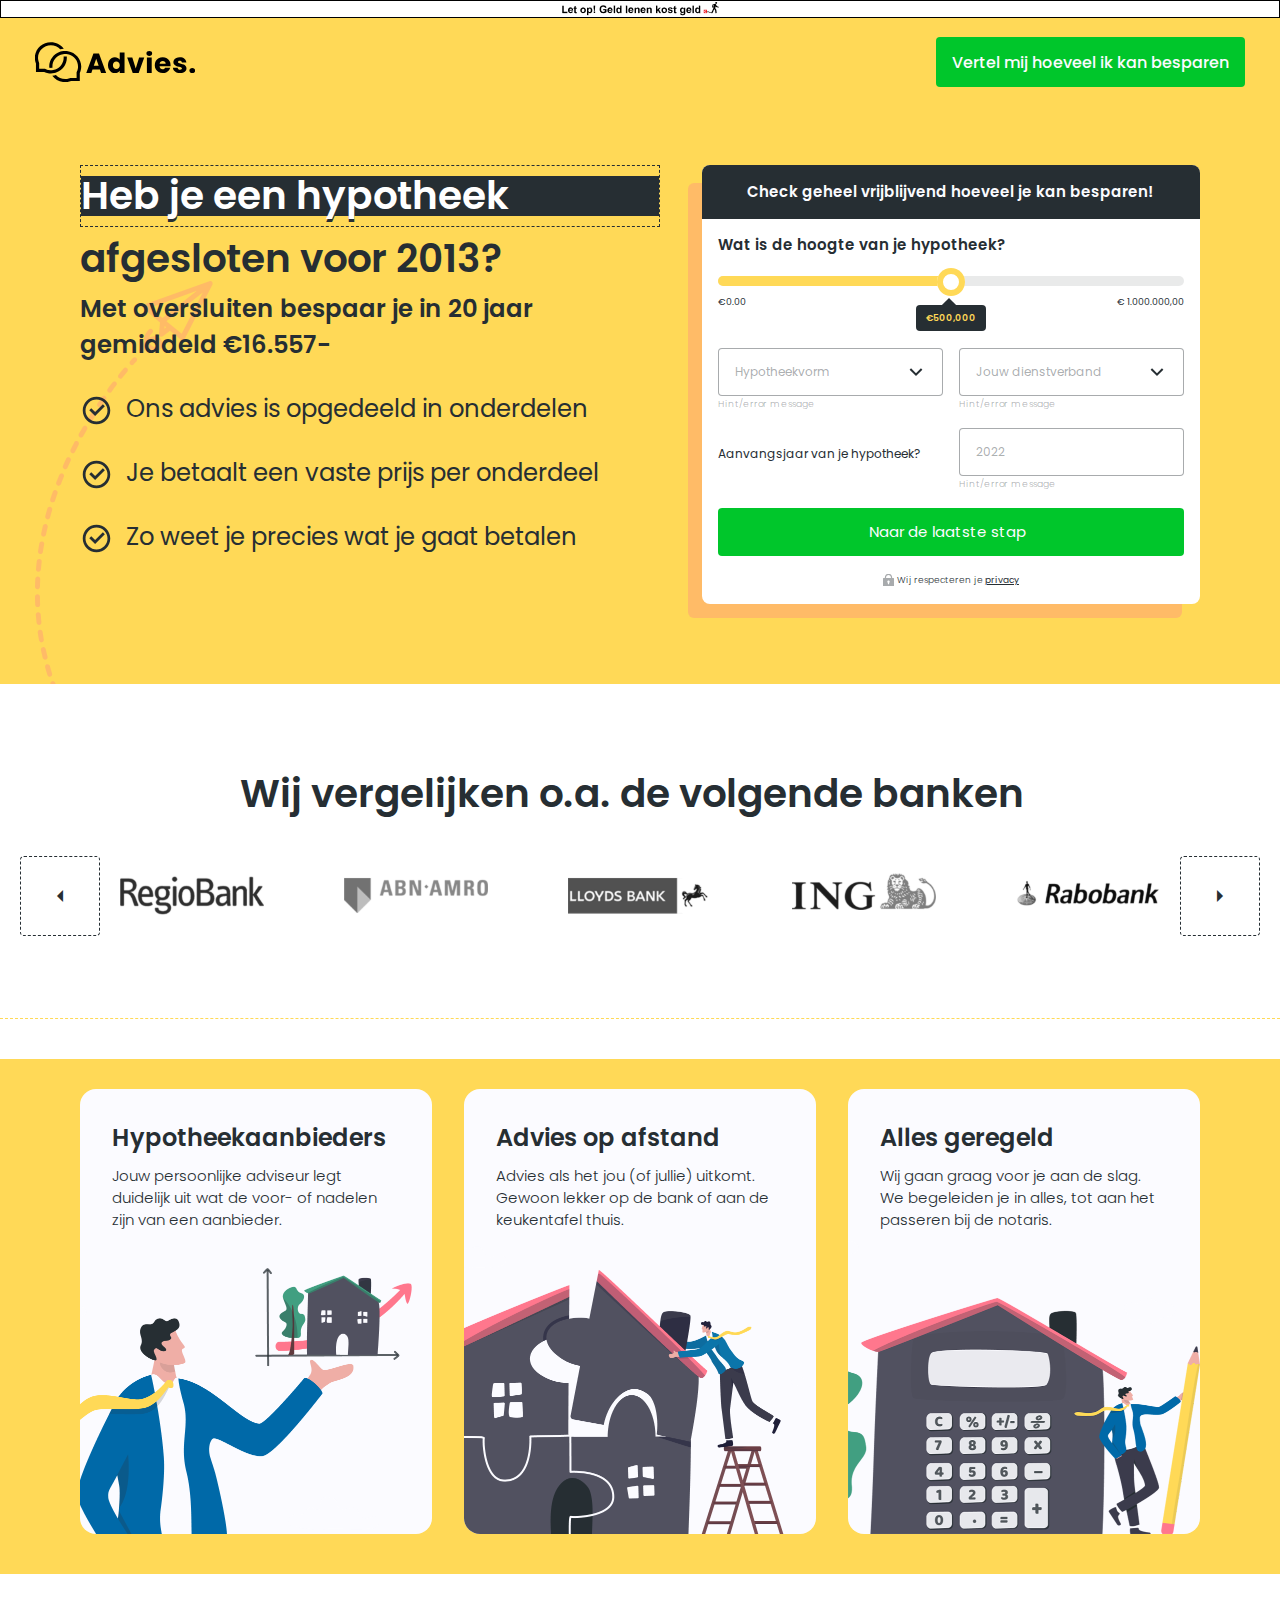
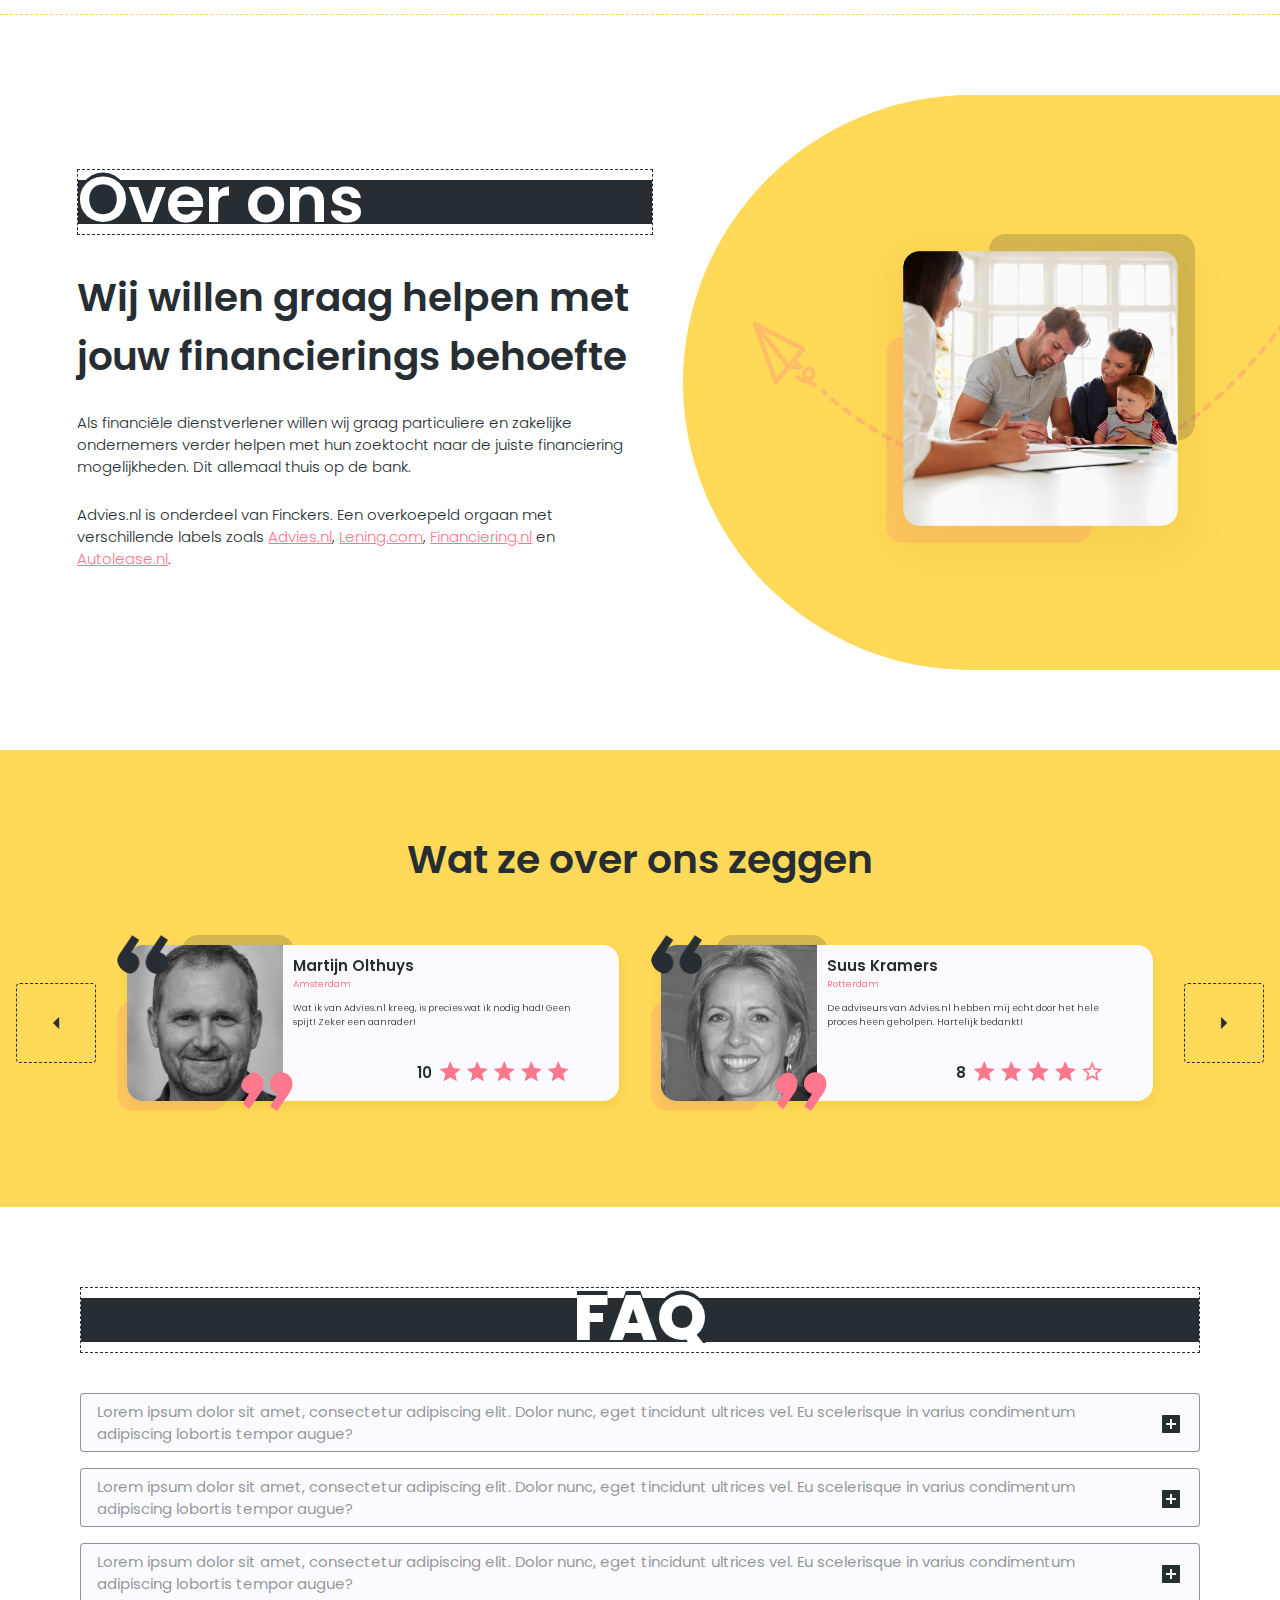
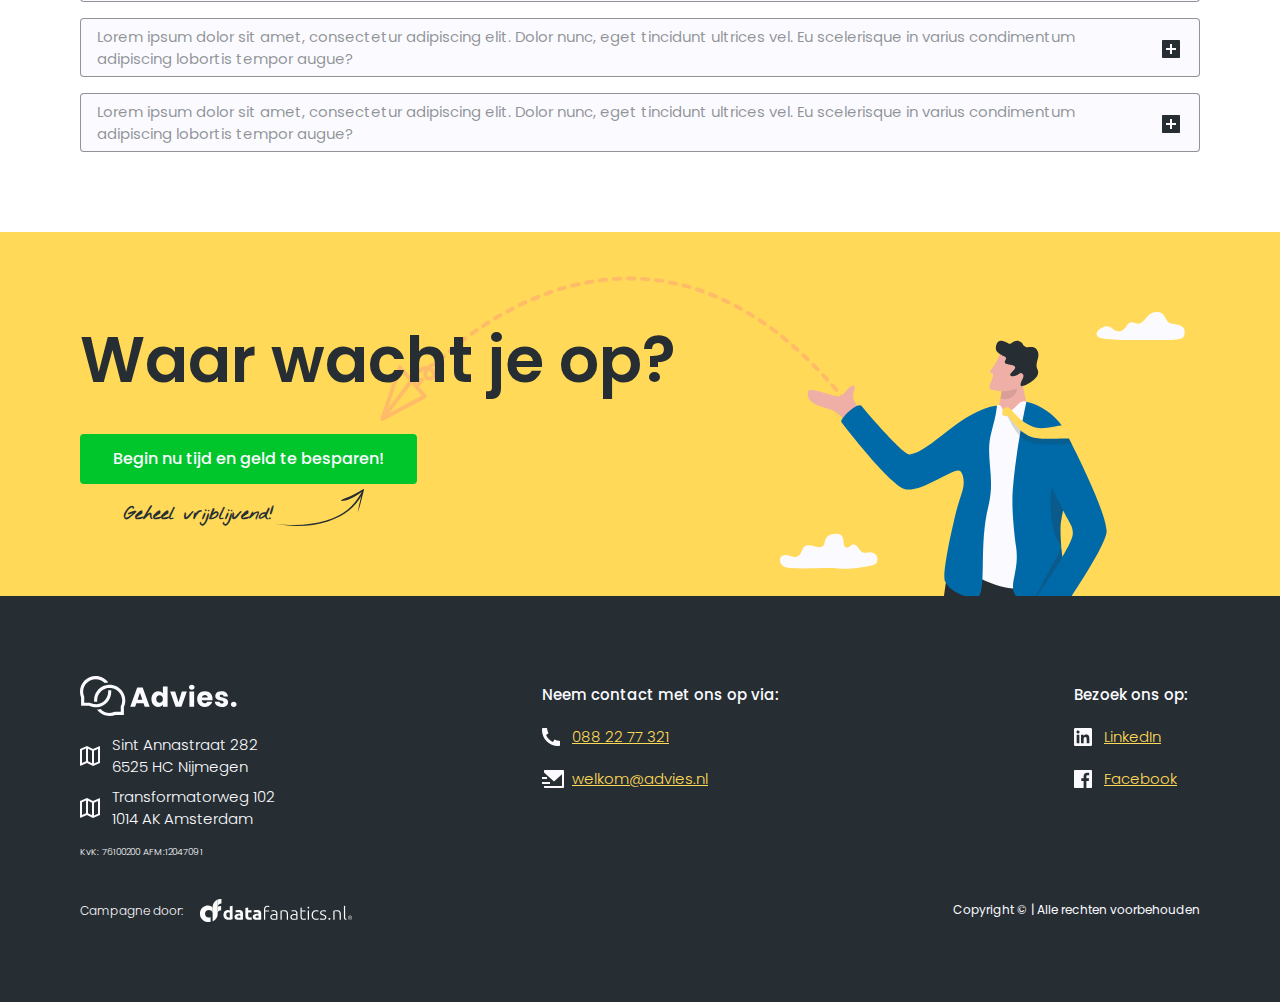
<file: index.html>
<!DOCTYPE HTML>
<html lang="">
<head>
	<meta http-equiv="Content-Type" content="text/html; charset=utf-8"/>
   	<title>Advies | LP</title>
	<meta name="viewport" content="width=device-width, initial-scale=1, maximum-scale=1, user-scalable=0"/>
    <link href="https://fonts.googleapis.com/css2?family=Poppins:wght@300;400;500;600&display=swap" rel="stylesheet">
    <link href="https://fonts.googleapis.com/css2?family=Nothing+You+Could+Do&display=swap" rel="stylesheet">
    <link type="text/css" href="assets/css/font-awesome.css" rel="stylesheet"/>
    <link type="text/css" href="assets/css/ionicons.min.css" rel="stylesheet"/>
    <link type="text/css" href="assets/css/owl.carousel.css" rel="stylesheet"/>
    <link type="text/css" href="style.css" rel="stylesheet"/>

</head>
<body class="home">
	<div id="wrapper"><!--strat wrapper-->
    <div class="header_container">
        <header>
            <div class="header_top_area">
               <div class="header_top_logo">
                   <img src="assets/images/text.png" alt="">
               </div>
            </div>
            <div class="main_header_area">
                <div class="main_header_wrap center-content ">
                    <div class="logo_wrap">
                        <div class="logo">
                            <a href="#"><img src="assets/images/logo.svg" alt=""></a>
                        </div>
                      
                    </div>
                    <div class="btn_wrap only_desktop_view" >
                        <a href="javascript:void(0)" class="btn btn_cls_timeout" data-timeout-target="1"><span>Vertel mij hoeveel ik kan besparen</span></a>
                    </div>
                </div>
            </div>
        </header>
    </div>

    <!-- main banner area  -->
    <div class="banner_main_area">
        <div class="banner_area ">
            <div class="banner center-content">
                <div class="banner_form_full_wrap d-flex ">
                    <div class="only_mobile_view">
                        <div class="banner_info_title_box only_mobile_view">
                            <h2> <span> <span>Heb je een hypotheek </span></span>
                                afgesloten voor 2013?
                            </h2>
                        </div>
                    </div>
                    <div class="banner_form environmentally_form">
                        <div class="banner_form_mx">
                            <div class="banner_form_bg sticky-footer-view">
                                <div class="form-loader"></div>
                                <div class="form_form_top">
                                    <span>Check geheel vrijblijvend hoeveel je kan besparen!</span>
                                </div>

                                <div class="form_step_wrap">

                                    <div class="step_header_mobile only_mobile_view">
                                        <div class="step_header_area flex-nowrap flex-space-between align-center">
                                            <div class="step_col_item step_col1 active">
                                                <div class="step_col_bg">
                                                    <span>STAP 1</span>
                                                </div>
                                            </div>
                                            <div class="step_col_item step_col2">
                                                <div class="step_col_bg"><span> STAP2</span></div>
                                            </div>
                                            <div class="step_col_item step_col3">
                                                <div class="step_col_bg"><span> STAP3</span></div>
                                            </div>
                                        </div>
                                    </div>


                                    <form action="javascript:void(0)">
                                        <div class="environmentally_panels_step1 fild-col-step1 panels_step_active">
                                            <div class="banner_form_title">
                                                <p>Wat is de hoogte van je hypotheek?</p>
                                            </div>

                                            <!-- ranger -->
                                                <div class="range_area ">
                                                    <div class="range_value_wrap">
                                                        <div class="range_wrap">
                                                            <div class="rangeslider-wrap">
                                                                <input type="range" min="0" max="1000000" step="500" value="500000" labels="">
                                                                <div class="range_left">
                                                                    <span>€0.00</span>
                                                                </div>
                                                                <div class="range_right">
                                                                    <span>€ 1.000.000,00</span>
                                                                </div>
                                                            </div>
                                                            <p class="slider-error"></p>
                                                        </div>
                                                    </div>
                                                </div>

                                            <div class="banner_form_title">
                                                <div class="tp_step_row d-flex">
                                                    <div class="tp_step_field field_width50 mb_field_width100">
                                                        <select class="myDropzie2">
                                                            <option>Hypotheekvorm</option>
                                                            <option>Spaarhypotheek</option>
                                                            <option>Annuïteitenhypotheek</option>
                                                            <option>Lineaire hypotheek</option>
                                                            <option>Aflossingsvrije hypotheek</option>
                                                            <option>Levenhypotheek</option>
                                                            <option>Overig</option>
                                                        </select>
                                                        <div class="error_mes"><small>Hint/error message</small></div>
                                                    </div>

                                                    <div class="tp_step_field field_width50 mb_field_width100">
                                                        <select class="myDropzie1">
                                                            <option value="Wanneer">Jouw dienstverband</option>
                                                            <option>Vast contract</option>
                                                            <option>Tijdelijk contract</option>
                                                            <option>Ondernemer</option>
                                                            <option>ZZP’er</option>
                                                        </select>
                                                        <div class="error_mes"><small>Hint/error message</small></div>
                                                    </div>
                                                </div> 

                                                <div class="tp_step_row d-flex align-center">
                                                    <div class="tp_step_field field_width50 field_margin_control  mb_field_width100">
                                                           <label class="field_left_title">Aanvangsjaar van je hypotheek?</label>
                                                    </div>
                                                    <div class="tp_step_field field_width50 mb_field_width50 mb_field_width100">
                                                        <input class="form-control" type="text" placeholder="2022">
                                                        <div class="error_mes"><small>Hint/error message</small></div>
                                                    </div>
                                                </div>
                                            </div>

                                            <div class="btn_wrap only_desktop_view">
                                                <a href="javascript:void(0)" class="btn next-step1"> <span>Naar de laatste stap</span> <i class=" fa ion-ios-arrow-forward"></i> </a>
                                            </div>
                                             <div class="btn_wrap only_mobile_view">
                                                <a href="javascript:void(0)" class="btn next-step1"><span>Naar stap 2 </span><i class=" fa ion-ios-arrow-forward"></i> </a>
                                            </div>
                                        </div>


                                        <div class="environmentally_panels_step2 fild-col-step2">
                                             <div class="banner_form_title">
                                                <p>Wat is de hoogte van je hypotheek?</p>
                                            </div>
                                            <div class="tp_step_row flex-wrap">
                                                <div class="tp_step_select field_width27 mb_field_width40 default_item">
                                                     <select class="myDropzie3">
                                                        <option>Aanhef</option>
                                                        <option>Heer.</option>
                                                        <option>Mevrouw.</option>
                                                    </select>
                                                    <div class="error_mes"><small>Hint/error message</small></div>
                                                </div>

                                                <div class="tp_step_field field_width37 mb_field_width58 ">
                                                    <input class="form-control" type="text" placeholder="Voornaam">
                                                    <div class="error_mes"><small>Hint/error message</small></div>
                                                </div>
                                                <div class="tp_step_field field_width37 mb_field_width100">
                                                    <input class="form-control" type="text" placeholder="Achternaam">
                                                    <div class="error_mes"><small>Hint/error message</small></div>
                                                </div>
                                            </div> 

                                            <div class="tp_step_row flex-wrap">
                                                <div class="tp_step_field field_width50 mb_field_width100 postcode_icon">
                                                    <input id="Postcode" class="form-control" type="text" placeholder="Postcode "> 
                                                </div>
                                                <div class="tp_step_field field_width50 mb_field_width100 house_number_icon">
                                                    <input class="form-control" type="number" placeholder="Huisnummer ">
                                                    
                                                </div>
                                            </div>

                                            <div class="step_tag_info"><span>Address validation line<i class="fa ion-android-done"></i></span></div>

                                            <div class="only_desktop_view">
                                                <div class="tp_step_row flex-wrap">
                                                     <div class="tp_step_field field_width50 field_mb50 email_field_item">
                                                        <input class="form-control email_icon" type="email" placeholder="Email">
                                                        <div class="error_mes"><small>Hint/error message</small></div>
                                                    </div>

                                                    <div class="tp_step_field field_width50 field_mb50 phone_icon_item">
                                                        <input class="form-control" type="text" placeholder="Mobielnummer">
                                                        <div class="error_mes"><small>Hint/error message</small></div>
                                                    </div>

                                                </div>

                                                <div class="tp_step_row checkbox_wrap">
                                                    <div class="checkbox_item">
                                                        <span class="wpcf7-list-item">
                                                            <span class="wpcf7-list-item first last"><input type="checkbox" name="accept-terms[]" value="Ja"><span class="wpcf7-list-item-label">&nbsp;</span></span>
                                                            <span class="wpcf7-list-item-label"></span>
                                                        </span>
                                                        <label class="wpcf7-list-item-label">Ik accepteer de <a class="privacy-pop-link" href="javascript:void(0)">voorwaarden</a>
                                                        van <span>van Advies.nl</span>
                                                        </label>
                                                    </div>
                                                </div>
                                            </div>

                                            <div class="btn_wrap only_desktop_view">
                                                <a href="javascript:void(0)" class="btn">
                                                    <span>Ik wil besparen!</span> <i class="fa"> <img src="assets/images/cat_icon.svg" alt=""></i>
                                                </a>
                                            </div>
                                            <div class="btn_wrap only_mobile_view">
                                                <a href="javascript:void(0)" class="btn next-step2">
                                                    <span>Naar stap 3 </span> <i class=" fa ion-ios-arrow-forward"></i> 
                                                </a> 
                                            </div>
                                        </div>

                                        <div class="environmentally_panels_step3 fild-col-step3">
                                             <div class="only_mobile_view">
                                                 <div class="banner_form_title">
                                                     <p>Vul hier je contact gegevens in!</p>
                                                </div>
                                                <div class="tp_step_row flex-wrap">
                                                     <div class="tp_step_field field_width50 field_mb50 mb_field_width100 email_field_item">
                                                        <input class="form-control email_icon" type="email" placeholder="Email">
                                                        <div class="error_mes"><small>Hint/error message</small></div>
                                                    </div>

                                                    <div class="tp_step_field field_width50 field_mb50 mb_field_width100 phone_icon_item">
                                                        <input class="form-control" type="text" placeholder="Mobielnummer">
                                                        <div class="error_mes"><small>Hint/error message</small></div>
                                                    </div>

                                                </div>

                                                <div class="tp_step_row checkbox_wrap">
                                                    <div class="checkbox_item">
                                                        <span class="wpcf7-list-item">
                                                            <span class="wpcf7-list-item first last"><input type="checkbox" name="accept-terms[]" value="Ja"><span class="wpcf7-list-item-label">&nbsp;</span></span>
                                                            <span class="wpcf7-list-item-label"></span>
                                                        </span>
                                                        <label class="wpcf7-list-item-label">Ik accepteer de <a class="privacy-pop-link" href="javascript:void(0)">voorwaarden</a><span>van Advies.nl</span>
                                                        </label>
                                                    </div>
                                                </div>
                                                 <div class="btn_wrap only_mobile_view">
                                                    <a href="javascript:void(0)" class="btn"> <span>Ik wil besparen!</span> <i class="fa"> <img src="assets/images/cat_icon.svg" alt=""></i></a>
                                                </div>
                                             </div>
                                        </div>
                                    </form>
                                </div>
                                <div class="privacy_info"><small>Wij respecteren je <a href="javascript:void(0)" class="privacy-pop-link"> privacy</a></small></div>
                            </div>
                         </div>
                    </div>
                    <div class="banner_info">
                        <div class="banner_info_title_box only_desktop_view">
                            <h2> <span> <span>Heb je een hypotheek </span></span>
                                afgesloten voor 2013?
                            </h2>
                        </div>
                        <h4> Met oversluiten bespaar je in 20 jaar gemiddeld €16.557-</h4>
                        <ul class="banner_tag_list">
                            <li>Ons advies is opgedeeld in onderdelen</li>
                            <li>Je betaalt een vaste prijs per onderdeel</li>
                            <li>Zo weet je precies wat je gaat betalen</li>
                        </ul>
                    </div>
                </div>
                
            </div>
        </div>
    </div>
    <!-- main banner area end -->
    <!-- compare slider area start -->
    <div class="comparea_area">
        <div class="compare_area_title center-content">
            <h2>Wij vergelijken o.a. de volgende banken</h2>
        </div>
        <div class="comparea_slider_wrap center-content">
            <div class="comparea_slider_box">
                <div class="comparea_slider owl-carousel">
                    <div class="comparea_slider_single">
                        <div class="comparea_item">
                             <img src="assets/images/slider_img1_hover.svg" alt="">
                        </div>
                    </div>
                    <div class="comparea_slider_single">
                        <div class="comparea_item">
                             <img src="assets/images/slider_img2_hover.svg" alt="">
                        </div>
                    </div>
                    <div class="comparea_slider_single">
                        <div class="comparea_item">
                            <img src="assets/images/slider_img3_hover.svg" alt="">
                        </div>
                    </div>
                    <div class="comparea_slider_single">
                        <div class="comparea_item">
                            <img src="assets/images/slider_img4_hover.svg" alt="">
                        </div>
                    </div>
                    <div class="comparea_slider_single">
                        <div class="comparea_item">
                             <img src="assets/images/slider_img5_hover.svg" alt="">
                        </div>
                    </div>
                    <div class="comparea_slider_single">
                        <div class="comparea_item">
                            <img src="assets/images/slider_img6_hover.svg" alt="">
                        </div>
                    </div>
                </div>
            </div>
        </div>
    </div>
    <!-- compare slider area end -->

    <!-- testimonial_area -->
    <div class="testimonial_area_full">
        <div class="testimonial_area">
            <div class="testimonial_area_wrap center-content">
                <div class="testimonial_slider_box owl-carousel">
                    <div class="testimonial_item">
                        <div class="testimonial_item_bg">
                            <div class="testimonial_info">
                                <h4>Hypotheekaanbieders</h4>
                                <p>Jouw persoonlijke adviseur legt duidelijk uit wat de voor- of nadelen zijn van een aanbieder.</p>
                            </div>
                            <div class="testimonial_photo">
                                <img src="assets/images/illustrationb.png" alt="">
                            </div>
                        </div>
                    </div>

                     <div class="testimonial_item">
                        <div class="testimonial_item_bg">
                            <div class="testimonial_info">
                                <h4>Advies op afstand</h4>
                                <p>Advies als het jou (of jullie) uitkomt. Gewoon lekker op de bank of aan de keukentafel thuis.</p>
                            </div>
                            <div class="testimonial_photo">
                                <img src="assets/images/illustrationb2.png" alt="">
                            </div>
                        </div>
                    </div>

                     <div class="testimonial_item">
                        <div class="testimonial_item_bg">
                            <div class="testimonial_info">
                                <h4>Alles geregeld</h4>
                                <p>Wij gaan graag voor je aan de slag. We begeleiden je in alles, tot aan het passeren bij de notaris.</p>
                            </div>
                            <div class="testimonial_photo">
                                <img src="assets/images/illustrationb3.png" alt="">
                            </div>
                        </div>
                    </div>
                </div>
            </div>
        </div>
    </div> 
    <!-- testimonial_area end -->
    <!-- ==about us ara = -->
    <div class="about_us_area">
        <div class="about_us_wrap flex-space-between flex-nowrap align-center">
            <div class="about_us_left">
               <div class="about_us_info_box">
                   <div class="about_us_info">
                        <div class="banner_info_title_box shado_text">
                             <h2> <span> <span>Over ons</span></span></h2>
                        </div> 
                        <h4> Wij willen graag helpen met jouw financierings behoefte</h4>
                        <p>Als financiële dienstverlener willen wij graag particuliere en zakelijke ondernemers verder helpen met hun zoektocht naar de juiste financiering mogelijkheden. Dit allemaal thuis op de bank.</p>

                        <p>Advies.nl is onderdeel van Finckers. Een overkoepeld orgaan met verschillende labels zoals <a href="#">Advies.nl</a>, <a href="#">Lening.com</a>, <a href="#">Financiering.nl</a> en <a href="#"><br> Autolease.nl</a>.</p>
                   </div>
               </div>
           </div> 
           <div class="about_us_right">
               <div class="about_us_photo_box">
                   <div class="about_us_photo_mx">
                       <div class="about_us_photo">
                        <div class="only_mobile_view">
                           <img src="assets/images/about_us_img_mb.png" alt="">
                        </div>
                         <div class="only_desktop_view">
                           <img src="assets/images/about_us_img1.png" alt="">
                        </div>
                       </div>
                   </div>
               </div>
               <div class="about_us_bg">
                  <div class="only_desktop_view">
                     <img src="assets/images/long_left_arrow.svg" alt=""> 
                  </div>
                  <div class="only_mobile_view">
                     <img src="assets/images/long_left_arrow_mb.svg" alt="">
                  </div>
                </div>
           </div>
        </div>
    </div>
    <!-- ==about us end= -->

    <!-- What they  area -->
    <div class="what_they_area">
        <div class="what_they_wrap">
            <div class="what_they_title center-content">
                <h3>Wat ze over ons zeggen</h3>
            </div>
            <div class="what_thay_slider_box">
                <div class="what_thay_slider owl-carousel">
                    <div class="what_slider_single">
                        <div class="what_slider_item d-flex flex-nowrap">
                            <div class="what_slider_photo">
                                <div class="only_mobile_view">
                                  <img src="assets/images/author1_mb.jpg" alt="">
                                </div>
                                <div class="only_desktop_view">
                                  <img src="assets/images/author1.jpeg" alt="">
                                </div>
                                <div class="top_quet">
                                    <img src="assets/images/black_queat.png" alt="">
                                </div>
                                <div class="bottom_quet">
                                    <img src="assets/images/pink_queat.png" alt="">
                                </div>

                            </div>
                            <div class="author_info">
                                <h4>Martijn Olthuys</h4>
                                <small>Amsterdam</small>
                                <p>Wat ik van Advies.nl kreeg, is precies wat ik nodig had! Geen spijt! Zeker een aanrader!</p>

                                <div class="star_box_wrap flex-nowrap align-center">
                                    <span>10</span>
                                    <div class="feedback_star">
                                        <div class="star_box flex-nowrap">
                                            <i class="fa ion-android-star-outline"></i>
                                            <i class="fa ion-android-star-outline"></i>
                                            <i class="fa ion-android-star-outline"></i>
                                            <i class="fa ion-android-star-outline"></i>
                                            <i class="fa ion-android-star-outline"></i>
                                            <div class="star_box star_box_inner flex-nowrap" style="width:100%">
                                                <div class="star_box_hover flex-nowrap">
                                                    <i class="fa ion-android-star"></i>
                                                    <i class="fa ion-android-star"></i>
                                                    <i class="fa ion-android-star"></i>
                                                    <i class="fa ion-android-star"></i>
                                                    <i class="fa ion-android-star"></i>
                                                </div>
                                            </div>
                                        </div>
                                    </div>
                                </div>
                            </div>
                        </div>
                    </div>

                    <div class="what_slider_single">
                        <div class="what_slider_item d-flex flex-nowrap">
                            <div class="what_slider_photo">
                                <div class="only_mobile_view">
                                    <img src="assets/images/author2_mb.jpg" alt="">
                                </div>
                                <div class="only_desktop_view">
                                    <img src="assets/images/author2.jpeg" alt="">
                                </div>

                                <div class="top_quet">
                                    <img src="assets/images/black_queat.png" alt="">
                                </div>
                                <div class="bottom_quet">
                                    <img src="assets/images/pink_queat.png" alt="">
                                </div>
                            </div>
                            <div class="author_info">
                                <h4>Suus Kramers</h4>
                                <small>Rotterdam</small>
                                <p>De adviseurs van Advies.nl hebben mij echt door het hele proces heen geholpen. Hartelijk bedankt!</p>

                                <div class="star_box_wrap flex-nowrap align-center">
                                    <span>8</span>
                                    <div class="feedback_star">
                                        <div class="star_box flex-nowrap">
                                            <i class="fa ion-android-star-outline"></i>
                                            <i class="fa ion-android-star-outline"></i>
                                            <i class="fa ion-android-star-outline"></i>
                                            <i class="fa ion-android-star-outline"></i>
                                            <i class="fa ion-android-star-outline"></i>
                                            <div class="star_box star_box_inner flex-nowrap" style="width:80%">
                                                <div class="star_box_hover flex-nowrap">
                                                    <i class="fa ion-android-star"></i>
                                                    <i class="fa ion-android-star"></i>
                                                    <i class="fa ion-android-star"></i>
                                                    <i class="fa ion-android-star"></i>
                                                    <i class="fa ion-android-star"></i>
                                                </div>
                                            </div>
                                        </div>
                                    </div>
                                </div>
                            </div>
                        </div>
                    </div>

                    <div class="what_slider_single">
                        <div class="what_slider_item d-flex flex-nowrap">
                            <div class="what_slider_photo">

                                <div class="only_mobile_view">
                                    <img src="assets/images/author3_mb.jpg" alt="">
                                </div>
                                <div class="only_desktop_view">
                                    <img src="assets/images/author3.jpeg" alt="">
                                </div>
                                <div class="top_quet">
                                    <img src="assets/images/black_queat.png" alt="">
                                </div>
                                <div class="bottom_quet">
                                    <img src="assets/images/pink_queat.png" alt="">
                                </div>
                            </div>
                            <div class="author_info">
                                <h4>Wouter Reimink</h4>
                                <small>Eindhoven</small>
                                <p>Top kwaliteit! Ik kon niets beters wensen voor mijn eerste hypotheek! Helemaal aanbevolen!</p>

                                <div class="star_box_wrap flex-nowrap align-center">
                                    <span>9,5</span>
                                    <div class="feedback_star">
                                        <div class="star_box flex-nowrap">
                                            <i class="fa ion-android-star-outline"></i>
                                            <i class="fa ion-android-star-outline"></i>
                                            <i class="fa ion-android-star-outline"></i>
                                            <i class="fa ion-android-star-outline"></i>
                                            <i class="fa ion-android-star-outline"></i>
                                            <div class="star_box star_box_inner flex-nowrap" style="width:88%">
                                                <div class="star_box_hover flex-nowrap">
                                                    <i class="fa ion-android-star"></i>
                                                    <i class="fa ion-android-star"></i>
                                                    <i class="fa ion-android-star"></i>
                                                    <i class="fa ion-android-star"></i>
                                                    <i class="fa ion-android-star"></i>
                                                </div>
                                            </div>
                                        </div>
                                    </div>
                                </div>
                            </div>
                        </div>
                    </div>

                    <div class="what_slider_single">
                        <div class="what_slider_item d-flex flex-nowrap">
                            <div class="what_slider_photo">
                                <div class="only_mobile_view">
                                    <img src="assets/images/author2_mb.jpg" alt="">
                                </div>
                                <div class="only_desktop_view">
                                    <img src="assets/images/author2.jpeg" alt="">
                                </div>

                                <div class="top_quet">
                                    <img src="assets/images/black_queat.png" alt="">
                                </div>
                                <div class="bottom_quet">
                                    <img src="assets/images/pink_queat.png" alt="">
                                </div>
                            </div>
                            <div class="author_info">
                                <h4>Suus Kramers</h4>
                                <small>Rotterdam</small>
                                <p>De adviseurs van Advies.nl hebben mij echt door het hele proces heen geholpen. Hartelijk bedankt!</p>

                                <div class="star_box_wrap flex-nowrap align-center">
                                    <span>8</span>
                                    <div class="feedback_star">
                                        <div class="star_box flex-nowrap">
                                            <i class="fa ion-android-star-outline"></i>
                                            <i class="fa ion-android-star-outline"></i>
                                            <i class="fa ion-android-star-outline"></i>
                                            <i class="fa ion-android-star-outline"></i>
                                            <i class="fa ion-android-star-outline"></i>
                                            <div class="star_box star_box_inner flex-nowrap" style="width:80%">
                                                <div class="star_box_hover flex-nowrap">
                                                    <i class="fa ion-android-star"></i>
                                                    <i class="fa ion-android-star"></i>
                                                    <i class="fa ion-android-star"></i>
                                                    <i class="fa ion-android-star"></i>
                                                    <i class="fa ion-android-star"></i>
                                                </div>
                                            </div>
                                        </div>
                                    </div>
                                </div>
                            </div>
                        </div>
                    </div>
                </div>
            </div>
        </div>
    </div>
    <!-- What they  end-->
   

    <div class="toggle_content_area">
        <div class="toggle_content center-content">
            <div class="banner_info_title_box shado_text">
                <h2> <span> <span>FAQ</span></span></h2>
            </div>
            <div class="toggle_content_holder">
                <div class="toggle_view_item">
                    <div class="toggle_view_bg flex-nowrap align-center flex-space-between">
                        <h4>Lorem ipsum dolor sit amet, consectetur adipiscing elit. Dolor nunc, eget tincidunt ultrices vel. Eu scelerisque in varius condimentum adipiscing lobortis tempor augue?</h4>
                    </div>
                    <div class="show_details">
                        <p>Lorem ipsum dolor sit amet, consectetur adipiscing elit. Ipsum at dolor, mus nascetur. Elementum nec, eget nascetur vulputate sed habitasse adipiscing diam. Faucibus lectus purus ullamcorper turpis nulla in tortor. In integer viverra sit eget euismod mauris. Sagittis a ipsum laoreet consequat proin mollis tempus. <br>

                         Id nibh nibh praesent sed et sit. Amet purus ut nibh sed aliquet tincidunt dignissim felis. Lectus duis pellentesque diam eu ullamcorper turpis morbi sodales purus. Est dictum semper lorem senectus id vulputate viverra. Risus sapien sed vitae, nullam sed. Ultrices viverra adipiscing.</p>
                    </div>
                </div>

                <div class="toggle_view_item">
                    <div class="toggle_view_bg flex-nowrap align-center flex-space-between">
                        <h4>Lorem ipsum dolor sit amet, consectetur adipiscing elit. Dolor nunc, eget tincidunt ultrices vel. Eu scelerisque in varius condimentum adipiscing lobortis tempor augue?</h4>
                    </div>
                    <div class="show_details">
                        <p>Lorem ipsum dolor sit amet, consectetur adipiscing elit. Ipsum at dolor, mus nascetur. Elementum nec, eget nascetur vulputate sed habitasse adipiscing diam. Faucibus lectus purus ullamcorper turpis nulla in tortor. In integer viverra sit eget euismod mauris. Sagittis a ipsum laoreet consequat proin mollis tempus. 
                            <br>
                        Id nibh nibh praesent sed et sit. Amet purus ut nibh sed aliquet tincidunt dignissim felis. Lectus duis pellentesque diam eu ullamcorper turpis morbi sodales purus. Est dictum semper lorem senectus id vulputate viverra. Risus sapien sed vitae, nullam sed. Ultrices viverra adipiscing.</p>
                    </div>
                </div>

                 <div class="toggle_view_item">
                    <div class="toggle_view_bg flex-nowrap align-center flex-space-between">
                        <h4>Lorem ipsum dolor sit amet, consectetur adipiscing elit. Dolor nunc, eget tincidunt ultrices vel. Eu scelerisque in varius condimentum adipiscing lobortis tempor augue?</h4>
                    </div>
                    <div class="show_details">
                        <p>Lorem ipsum dolor sit amet, consectetur adipiscing elit. Ipsum at dolor, mus nascetur. Elementum nec, eget nascetur vulputate sed habitasse adipiscing diam. Faucibus lectus purus ullamcorper turpis nulla in tortor. In integer viverra sit eget euismod mauris. Sagittis a ipsum laoreet consequat proin mollis tempus.
                            <br>
                         Id nibh nibh praesent sed et sit. Amet purus ut nibh sed aliquet tincidunt dignissim felis. Lectus duis pellentesque diam eu ullamcorper turpis morbi sodales purus. Est dictum semper lorem senectus id vulputate viverra. Risus sapien sed vitae, nullam sed. Ultrices viverra adipiscing.</p>
                    </div>
                </div>

                 <div class="toggle_view_item">
                    <div class="toggle_view_bg flex-nowrap align-center flex-space-between">
                        <h4>Lorem ipsum dolor sit amet, consectetur adipiscing elit. Dolor nunc, eget tincidunt ultrices vel. Eu scelerisque in varius condimentum adipiscing lobortis tempor augue?</h4>
                    </div>
                    <div class="show_details">
                        <p>Lorem ipsum dolor sit amet, consectetur adipiscing elit. Ipsum at dolor, mus nascetur. Elementum nec, eget nascetur vulputate sed habitasse adipiscing diam. Faucibus lectus purus ullamcorper turpis nulla in tortor. In integer viverra sit eget euismod mauris. Sagittis a ipsum laoreet consequat proin mollis tempus.
                            <br>
                         Id nibh nibh praesent sed et sit. Amet purus ut nibh sed aliquet tincidunt dignissim felis. Lectus duis pellentesque diam eu ullamcorper turpis morbi sodales purus. Est dictum semper lorem senectus id vulputate viverra. Risus sapien sed vitae, nullam sed. Ultrices viverra adipiscing.</p>
                    </div>
                </div>

                 <div class="toggle_view_item">
                    <div class="toggle_view_bg flex-nowrap align-center flex-space-between">
                        <h4>Lorem ipsum dolor sit amet, consectetur adipiscing elit. Dolor nunc, eget tincidunt ultrices vel. Eu scelerisque in varius condimentum adipiscing lobortis tempor augue?</h4>
                    </div>
                    <div class="show_details">
                        <p>Lorem ipsum dolor sit amet, consectetur adipiscing elit. Ipsum at dolor, mus nascetur. Elementum nec, eget nascetur vulputate sed habitasse adipiscing diam. Faucibus lectus purus ullamcorper turpis nulla in tortor. In integer viverra sit eget euismod mauris. Sagittis a ipsum laoreet consequat proin mollis tempus.
                            <br>
                         Id nibh nibh praesent sed et sit. Amet purus ut nibh sed aliquet tincidunt dignissim felis. Lectus duis pellentesque diam eu ullamcorper turpis morbi sodales purus. Est dictum semper lorem senectus id vulputate viverra. Risus sapien sed vitae, nullam sed. Ultrices viverra adipiscing.</p>
                    </div>
                </div>
            </div>
        </div>
    </div>

   <!-- content bottom banner -->
   <div class="content_bottom_banner sticky-footer-view2">
        <div class="bottom_banner_box center-content">
            <div class="bottom_banner_max">
                <h3>Waar wacht je op?</h3>
                <div class="btn_wrap sticky-footer-btm">
                    <a href="#wrapper" class="btn back_top_top btn_cls_timeout" data-timeout-target="2"> <span>Begin nu tijd en geld te besparen!</span></a>
                    <div class="sticky_cta_btn">
                        <a href="#wrapper" class="orange_view_button btn back_top_top btn_cls_timeout" data-timeout-target="2">
                         <span>Vertel mij hoeveel ik kan besparen </span>
                        </a>
                    </div>
                    <span class="btn_wrap_info">Geheel vrijblijvend!</span>
                </div>
            </div>
            <div class="only_desktop_view">
              <div class="bottom_banner_photo"><img src="assets/images/bottom_bg.svg" alt=""></div>
            </div>
            <div class="only_mobile_view">
              <div class="bottom_banner_photo"><img src="assets/images/bottom_bg_mb.svg" alt=""></div>
            </div>
        </div>
    </div>

	<div class="foooter_area">
        <div class="footer center-content">
            <div class="footer_widget_wrap flex-nowrap">
                <div class="footer_widget footer_widget1">
                    <div class="footer_logo"> 
                        <a href="#"><img src="assets/images/footer_logo.svg" alt=""></a>
                    </div>
                    <div class="adder_bar_area">
                        <span>Sint Annastraat 282 <br>6525 HC Nijmegen</span>
                        <span>Transformatorweg 102 <br>1014 AK Amsterdam</span>
                        <small>KvK: 76100200 AFM:12047091</small>
                    </div>

                </div>
                <div class="footer_widget footer_widget2">
                    <h5>Neem contact met ons op via:</h5>
                    <ul>
                       <li class="phone_box"><a href="tel:0882277321">088 22 77 321</a></li>
                       <li class="email_box"><a href="mailto:welkom@advies.nl">welkom@advies.nl</a></li>
                    </ul>
                </div>
                <div class="footer_widget footer_widget3">
                    <h5>Bezoek ons op:</h5>
                    <ul>
                        <li class="linkein_box"><a href="#">LinkedIn</a>
                        <li class="feacbook_box"><a href="#">Facebook</a>
                        </li>
                    </ul>
                </div>
            </div>
            <div class="footer_copy_right flex-space-between align-center">
                <div class="copy_right_logo d-flex align-center flex-nowrap">
                    <p>Campagne door:</p>
                    <div class="copy_logo">
                        <a href="#"> <img src="assets/images/logo_DF.svg" alt=""> </a>
                    </div>
                </div>

                <div class="copy_right">
                    <p>Copyright &copy; |  Alle rechten voorbehouden</p>
                </div>
            </div>
        </div>   
    </div>

    <div class="privacy-popup-area entry-content">
        <div class="privacy-popup-bg">
            <div class="privacy-popup center-content">
                <div class="privacy-popup-close"><i class="fa ion-android-close"></i></div>
                <h2>Privacy Policy</h2>
                <p>Lorem ipsum dolor sit amet, consectetur adipisicing elit, sed do eiusmod tempor incididunt ut labore et dolore magna aliqua. Ut enim ad minim veniam, quis nostrud exercitation ullamco laboris nisi ut aliquip ex ea commodo consequat. Duis aute irure dolor in reprehenderit in voluptate velit esse cillum dolore eu fugiat nulla pariatur. Excepteur sint occaecat cupidatat non proident, sunt in culpa qui officia deserunt mollit anim id est laborum. Sed ut perspiciatis unde omnis iste natus error sit voluptatem accusantium doloremque laudantium, totam rem aperiam, eaque ipsa quae</p>
            </div>
        </div>
    </div>
    </div><!--//end #wrapper-->
    
	<script src="assets/js/jquery.min.js"></script>
    <script src="assets/js/owl.carousel.js"></script>
	<script src="assets/js/jquery.dropzie.js"></script>
     <script src="assets/js/ranger.js"></script>
    <script src="assets/js/custom.js"></script>
    <script>
        (function($){
            jQuery(".next-step1").click(function() {
                jQuery('.fild-col-step1').removeClass('panels_step_active');
                jQuery('.fild-col-step2').addClass('panels_step_active');
                jQuery('.step_col1').addClass('step_completed');
                jQuery('.step_col1').removeClass('active');
                jQuery('.step_col2').addClass('active');
                jQuery('.step_back_desk').addClass('active');
            });
             jQuery(".next-step2").click(function() {
                jQuery('.fild-col-step2').removeClass('panels_step_active');
                jQuery('.fild-col-step3').addClass('panels_step_active');
                jQuery('.step_col2').addClass('step_completed');
                jQuery('.step_col1').removeClass('active');
                jQuery('.step_col3').addClass('active');
                jQuery('.step_back_desk').addClass('active');
            });
        })(jQuery);
    </script>
	<script>
        (function($){
            $(".privacy-pop-link").click(function() { 
                $('.privacy-popup-area').fadeToggle('fast'); 
            });
            $(".privacy-popup-close").click(function() { 
                $('.privacy-popup-area').fadeOut('fast'); 
            });
            $('.myDropzie1').dropzie();
            $('.myDropzie2').dropzie();
            $('.myDropzie3').dropzie();

            jQuery.fn.isInViewport = function() {
                var elementTop = jQuery(this).offset().top;
                var elementBottom = elementTop + jQuery(this).outerHeight();

                var viewportTop = jQuery(window).scrollTop();
                var viewportBottom = viewportTop + jQuery(window).height();

                return elementBottom > viewportTop && elementTop < viewportBottom;
            };

            jQuery(window).on('resize scroll', function() {
                if(jQuery('.sticky-footer-view').length > 0) {
                    if (jQuery('.sticky-footer-view').isInViewport()) {
                        jQuery('.sticky_cta_btn').removeClass('is_stuck_now');
                    } else {
                        jQuery('.sticky_cta_btn').addClass('is_stuck_now');
                    }
                }
            });

            jQuery(window).on('resize scroll', function() {
                if(jQuery('.sticky-footer-view2').length > 0) {
                    if (jQuery('.sticky-footer-view2').isInViewport()) {
                        jQuery('.sticky-footer-btm').removeClass('is_stuck');
                    } else {
                        jQuery('.sticky-footer-btm').addClass('is_stuck');
                    }
                }
            });

            jQuery( ".toggle_view_bg" ).click(function(e) {
                if(jQuery(this).parent('.toggle_view_item').hasClass('active')) {
                } else {
                    $( ".toggle_view_bg" ).each(function() {
                        if(jQuery(this).parent('.toggle_view_item').hasClass('active')) {
                            jQuery(this).parent('.toggle_view_item').toggleClass('active');
                            jQuery(this).next('.show_details').slideToggle('hide');
                        }
                    });
                }
                jQuery(this).parent('.toggle_view_item').toggleClass('active');
                jQuery(this).next('.show_details').slideToggle('slow');
                e.preventDefault();
            });

        })(jQuery);
    	
    	jQuery(document).ready(function(){
            jQuery.noConflict() 
            (function($){ 
                var removeClass = true;
                  $(".banner_form").click(function() {
                     $("body").addClass("form-active");
                     $(".banner_form").addClass("focus-active");
                     $(".focus-active-none").addClass("focus-active-1");
                    removeClass = false;
                  });
                  $("html").click(function() {
                    if (removeClass) {
                       $("body").removeClass("form-active");
                       $(".banner_form").removeClass("focus-active");
                       $(".focus-active-none").removeClass("focus-active-1");
                    }
                    removeClass = true; 
                });
            });
        });
    </script>

    <script>
        jQuery('input[type="range"]').rangeslider({
    polyfill: false,
    // Default CSS classes
    rangeClass: "rangeslider",
    disabledClass: "rangeslider--disabled",
    horizontalClass: "rangeslider--horizontal",
    fillClass: "rangeslider__fill",
    handleClass: "rangeslider__handle",
    // Callback function
    onInit: function() {
        $rangeEl = this.$range;
        // add value label to handle
        var $handle = $rangeEl.find(".rangeslider__handle");
        // console.log(this.value);
        num = this.value;
        initVal = 0;
        defaultPrice = num * 5;
        initVal = parseFloat(num, 10).toFixed(2).replace(/(\d)(?=(\d{3})+\.)/g, "$1,").toString();
        //initVal = initVal.toString().replace(',', '.');
        initVal = initVal.slice(0, -3);

        intNum = parseFloat(defaultPrice, 10).toFixed(2).replace(/(\d)(?=(\d{3})+\.)/g, "$1,").toString();
        intNum = intNum.slice(0, -3);
        // jQuery('.range_right span').text('€' + intNum);
        jQuery('input[name="price"]').val(intNum);
        var handleValue =
            '<div class="rangeslider__handle__value">' + initVal + "</div>";
        $handle.append(handleValue);
        // get range index labels
        var rangeLabels = this.$element.attr("labels");
        rangeLabels = rangeLabels.split(", ");
        // add labels
        $rangeEl.append('<div class="rangeslider__labels"></div>');
        jQuery(rangeLabels).each(function(index, value) {
            $rangeEl
                .find(".rangeslider__labels")
                .append(
                    '<span class="rangeslider__labels__label">' + value + "</span>"
                );
        });
    },
    // Callback function
    onSlide: function(position, value) {
        var $handle = this.$range.find(".rangeslider__handle__value");
        num = this.value;
        jQuery('.range_wrap').removeClass('field_error');
        jQuery('body').addClass('body-possition-fixed');
        makePrice = num * 5;
        intNum = parseFloat(makePrice, 10).toFixed(2).replace(/(\d)(?=(\d{3})+\.)/g, "$1,").toString();
        intNum = intNum.slice(0, -3);
        // jQuery('.range_right span').text('€' + intNum);
        jQuery('input[name="price"]').val(intNum);

        rangerVal = parseFloat(num, 10).toFixed(2).replace(/(\d)(?=(\d{3})+\.)/g, "$1,").toString();
        rangerVal = rangerVal.slice(0, -3);
        $handle.text(rangerVal);
    },
    // Callback function
    onSlideEnd: function(position, value) {
        jQuery('body').removeClass('body-possition-fixed');
    }
  }); 
 </script>
</body>
</html>
</file>
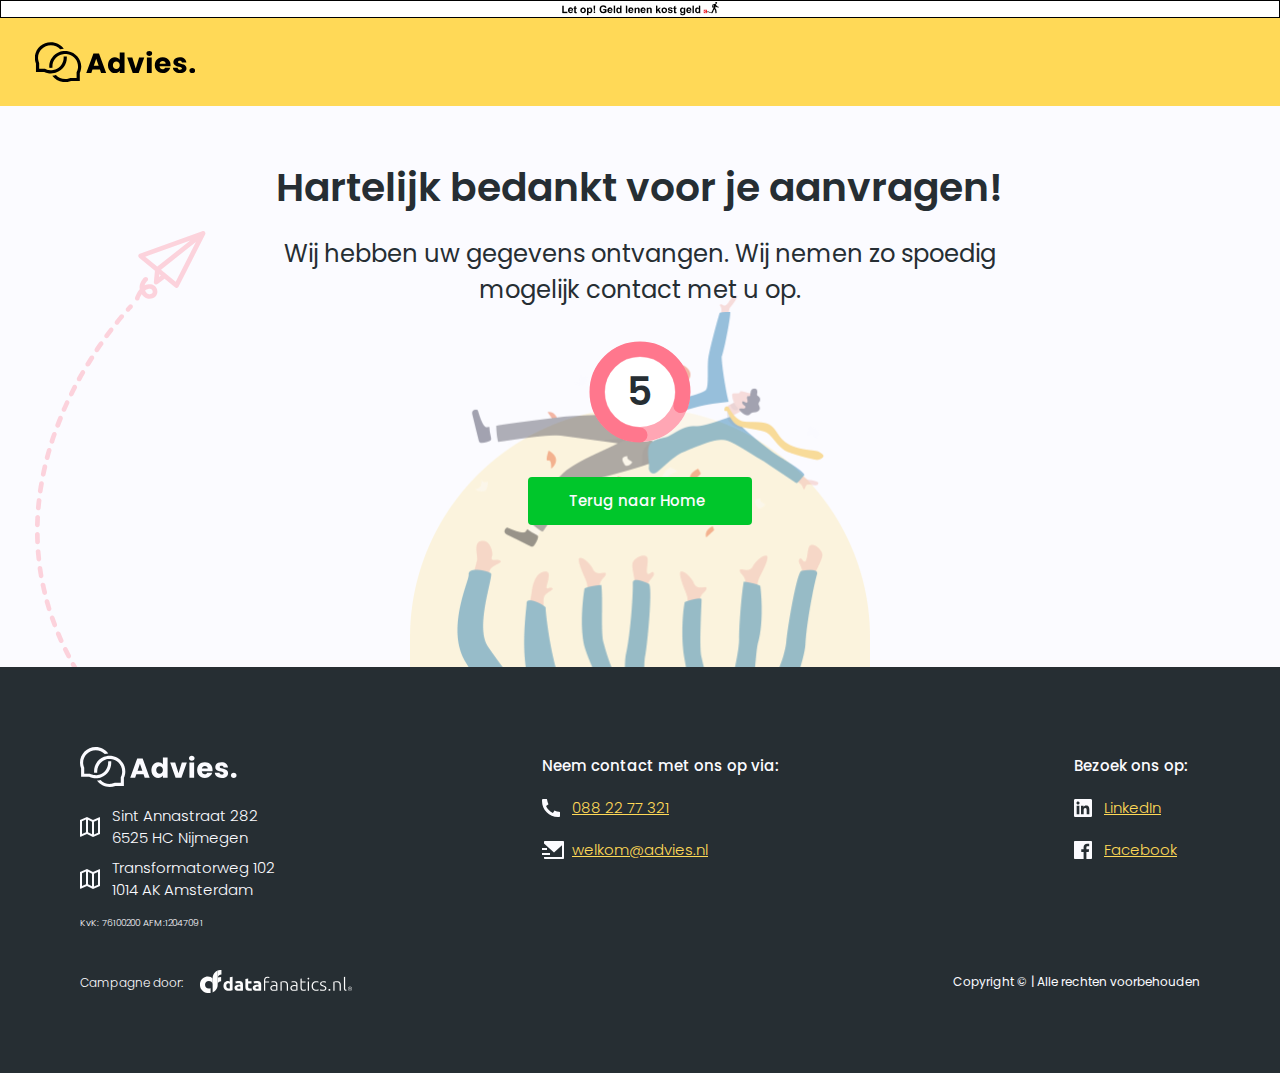
<file: thankyou.html>
<!DOCTYPE HTML>
<html lang="">
<head>
    <meta http-equiv="Content-Type" content="text/html; charset=utf-8"/>
    <title>Advies | Thank You</title>
    <meta name="viewport" content="width=device-width, initial-scale=1, maximum-scale=1, user-scalable=0"/>
    <link href="https://fonts.googleapis.com/css2?family=Poppins:wght@300;400;500;600&display=swap" rel="stylesheet">
    <link href="https://fonts.googleapis.com/css2?family=Nothing+You+Could+Do&display=swap" rel="stylesheet">
    <link type="text/css" href="assets/css/font-awesome.css" rel="stylesheet"/>
    <link type="text/css" href="assets/css/ionicons.min.css" rel="stylesheet"/>
    <link type="text/css" href="assets/css/owl.carousel.css" rel="stylesheet"/>
    <link type="text/css" href="style.css" rel="stylesheet"/>
    <!-- <link type="text/css" href="form.css" rel="stylesheet"/> -->

</head>
<body>
	<div id="wrapper"><!--strat wrapper-->
       <div class="header_container">
        <header>
            <div class="header_top_area">
               <div class="header_top_logo">
                   <img src="assets/images/text.png" alt="">
               </div>
            </div>
            <div class="main_header_area">
                <div class="main_header_wrap center-content ">
                    <div class="logo_wrap">
                        <div class="logo">
                            <a href="#"><img src="assets/images/logo.svg" alt=""></a>
                        </div>
                    </div>
                </div>
            </div>

        </header>
    </div>
        <!-- end header_container -->
		

    <div class="thankyou_area">
        <div class="thankyou_box w-100">
            <div class="form_thank_you">
                <div class="form_thank_btm text-center">
                    <h4>Hartelijk bedankt voor je aanvragen!</h4>
                    <p>Wij hebben uw gegevens ontvangen. Wij nemen zo spoedig mogelijk contact met u op.</p>
                </div>
                <div class="my-progress-bar-box">
                    <div class="my-progress-bg"></div>
                    <!-- <div id="countdown" class="big"></div>  -->
                    <div class="loader_box">
                        <span>5</span>
                        <svg class="progress-ring" width="132" height="132">
                          <defs>
                            <lineargradient id="linear" x1="0%" y1="0%" x2="100%" y2="0%">
                              <stop offset="0%"   stop-color="#FF778D"/>
                              <stop offset="100%" stop-color="#FF778D"/>
                            </lineargradient>
                          </defs>
                          <circle
                            class="progress-ring__circle"
                            stroke="url(#linear)"
                            stroke-width="15"
                            fill="transparent"
                            r="43"
                            cx="80"
                            cy="80"
                            stroke-linecap="round"/>
                        </svg>
                        <input class="progress_number_input" value="80" type="number" step="5" min="0" max="100" placeholder="progress">
                    </div>
                 </div>

                <div class="btn_wrap">
                    <a href="#" class="btn"> <span> Terug naar Home </span> <i class=" fa ion-ios-arrow-forward"></i> </a>
                </div>
            </div>
        </div>
    </div>
    
    <div class="foooter_area">
        <div class="footer center-content">
            <div class="footer_widget_wrap flex-nowrap">
                <div class="footer_widget footer_widget1">
                    <div class="footer_logo"> 
                        <a href="#"><img src="assets/images/footer_logo.svg" alt=""></a>
                    </div>
                    <div class="adder_bar_area">
                        <span>Sint Annastraat 282 <br>6525 HC Nijmegen</span>
                        <span>Transformatorweg 102 <br>1014 AK Amsterdam</span>
                        <small>KvK: 76100200 AFM:12047091</small>
                    </div>

                </div>
                <div class="footer_widget footer_widget2">
                    <h5>Neem contact met ons op via:</h5>
                    <ul>
                       <li class="phone_box"><a href="tel:088 22 77 321">088 22 77 321</a></li>
                       <li class="email_box"><a href="mailto:welkom@advies.nl">welkom@advies.nl</a></li>
                    </ul>
                </div>
                <div class="footer_widget footer_widget3">
                    <h5>Bezoek ons op:</h5>
                    <ul>
                        <li class="linkein_box"><a href="#">LinkedIn</a>
                        <li class="feacbook_box"><a href="#">Facebook</a>
                        </li>
                    </ul>
                </div>
            </div>
            <div class="footer_copy_right flex-space-between align-center">
                <div class="copy_right_logo d-flex align-center flex-nowrap">
                    <p>Campagne door:</p>
                    <div class="copy_logo">
                        <a href="#"> <img src="assets/images/logo_DF.svg" alt=""> </a>
                    </div>
                </div>

                <div class="copy_right">
                    <p>Copyright &copy; |  Alle rechten voorbehouden</p>
                </div>
            </div>
        </div>   
    </div>
    
    </div><!--//end #wrapper-->
    
	<script src="assets/js/jquery.min.js"></script>
    <script src="assets/js/owl.carousel.js"></script>
    <script src="assets/js/custom.js"></script>
    <script src="assets/js/percircle.js"></script>
    <script>
        (function($){
            var circle = document.querySelector('circle');
            var radius = circle.r.baseVal.value;
            var circumference = radius * 2 * Math.PI;
            
            circle.style.strokeDasharray = `${circumference} ${circumference}`;
            circle.style.strokeDashoffset = `${circumference}`;
            
            function setProgress(percent) {
              const offset = circumference - percent / 100 * circumference;
              circle.style.strokeDashoffset = offset;
            }
            
            const input = document.querySelector('input');
            setProgress(input.value);
            
            input.addEventListener('change', function(e) {
              if (input.value < 101 && input.value > -1) {
                setProgress(input.value);
              }  
            })
        })(jQuery);
    </script>
    <script>
        jQuery(document).ready(function() {
            if($('#countdown').length > 0) {
                jQuery("#countdown").percircle({
                    perdown: true,
                    secs: 60,
                    timeUpText: '0',
                    reset: true,
                    color: '#34B2C9'
                });
            }
        });
        (function($) {
            $.fn.dropdown = function(opts) {
                // default configuration
                var config = $.extend({}, { 
                    fadeInTime: 500,
                    fadeOutTime: 500,
                    interval: 3000
                }, opts);
                // main function
                function init(obj) {
                    var dNewsticker = obj;
                    var dFrame = dNewsticker.find('.js-frame');
                    var dItem = dFrame.find('.js-item');
                    var dCurrent;
                    var stop = false;

                    dItem.eq(0).addClass('current');
                    dItem.eq(0).show();
                    
                    var move = setInterval(function(){
                        if(!stop){
                            dCurrent = dFrame.find('.current');
                            dCurrent.fadeOut(config.fadeOutTime, function(){
                                if(dCurrent.next().length !== 0){
                                    dCurrent.removeClass('current');
                                    dCurrent.next().addClass('current');
                                    dCurrent.next().fadeIn(config.fadeInTime);
                                }
                                else{
                                    dCurrent.removeClass('current');
                                    dItem.eq(0).addClass('current');
                                    dItem.eq(0).fadeIn(config.fadeInTime);
                                }
                            });
                        }
                    }, config.interval);
                    
                    dNewsticker.on('mouseover mouseout', function(e){
                        if(e.type == 'mouseover'){
                            stop = true;
                        }
                        else{
                            stop = false;
                        }
                    });
                }
                // initialize every element
                this.each(function() {
                    init($(this));
                });
                return this;
            };
            // start
            $(function() {
                $('.js-newsticker').dropdown();
            });
        })(jQuery);
    </script>
</body>
</html>
</file>
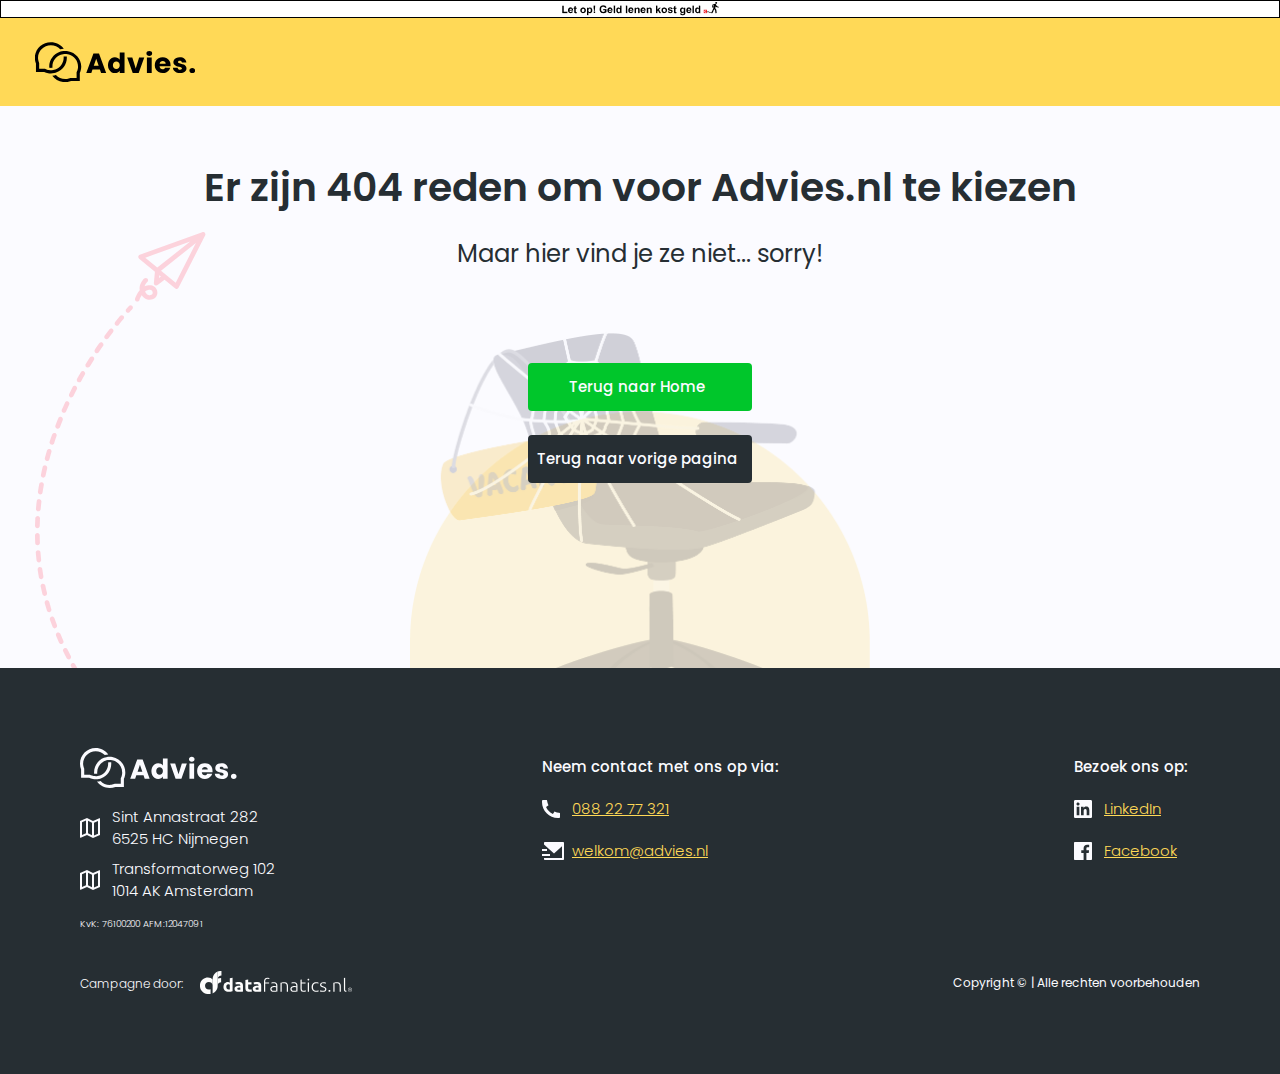
<file: thankyou2.html>
<!DOCTYPE HTML>
<html lang="">
<head>
    <meta http-equiv="Content-Type" content="text/html; charset=utf-8"/>
    <title>Advies | Thank You 2</title>
    <meta name="viewport" content="width=device-width, initial-scale=1, maximum-scale=1, user-scalable=0"/>
    <link href="https://fonts.googleapis.com/css2?family=Poppins:wght@300;400;500;600&display=swap" rel="stylesheet">
    <link href="https://fonts.googleapis.com/css2?family=Nothing+You+Could+Do&display=swap" rel="stylesheet">
    <link type="text/css" href="assets/css/font-awesome.css" rel="stylesheet"/>
    <link type="text/css" href="assets/css/ionicons.min.css" rel="stylesheet"/>
    <link type="text/css" href="assets/css/owl.carousel.css" rel="stylesheet"/>
    <link type="text/css" href="style.css" rel="stylesheet"/>
    <!-- <link type="text/css" href="form.css" rel="stylesheet"/> -->

</head>
<body>
	<div id="wrapper"><!--strat wrapper-->
       <div class="header_container">
        <header>
            <div class="header_top_area">
               <div class="header_top_logo">
                   <img src="assets/images/text.png" alt="">
               </div>
            </div>
            <div class="main_header_area">
                <div class="main_header_wrap center-content ">
                    <div class="logo_wrap">
                        <div class="logo">
                            <a href="#"><img src="assets/images/logo.svg" alt=""></a>
                        </div>
                    </div>
                </div>
            </div>

        </header>
    </div>
        <!-- end header_container -->
		
        
     <div class="thankyou_area thakyou_area_2">
        <div class="thankyou_box w-100">
            <div class="form_thank_you">
                <div class="form_thank_btm text-center">
                    <h4>Er zijn 404 reden om voor Advies.nl te kiezen</h4>
                    <p>Maar hier vind je ze niet... sorry!</p>
                </div>
                <div class="btn_wrap">
                    <a href="#" class="btn"> <span>Terug naar Home </span> <i class=" fa ion-ios-arrow-forward"></i> </a>
                </div>
                <div class="btn_wrap thakyou_you2">
                    <a href="#" class="btn"> <span>Terug naar vorige pagina </span> <i class=" fa ion-ios-arrow-forward"></i> </a>
                </div>
            </div>
            </div>
        </div>

        <div class="foooter_area">
            <div class="footer center-content">
                <div class="footer_widget_wrap flex-nowrap">
                    <div class="footer_widget footer_widget1">
                        <div class="footer_logo"> 
                            <a href="#"><img src="assets/images/footer_logo.svg" alt=""></a>
                        </div>
                        <div class="adder_bar_area">
                            <span>Sint Annastraat 282 <br>6525 HC Nijmegen</span>
                            <span>Transformatorweg 102 <br>1014 AK Amsterdam</span>
                            <small>KvK: 76100200 AFM:12047091</small>
                        </div>

                    </div>
                    <div class="footer_widget footer_widget2">
                        <h5>Neem contact met ons op via:</h5>
                        <ul>
                           <li class="phone_box"><a href="tel:0882277321">088 22 77 321</a></li>
                           <li class="email_box"><a href="mailto:welkom@advies.nl">welkom@advies.nl</a></li>
                        </ul>
                    </div>
                    <div class="footer_widget footer_widget3">
                        <h5>Bezoek ons op:</h5>
                        <ul>
                            <li class="linkein_box"><a href="#">LinkedIn</a>
                            <li class="feacbook_box"><a href="#">Facebook</a>
                            </li>
                        </ul>
                    </div>
                </div>
                <div class="footer_copy_right flex-space-between align-center">
                    <div class="copy_right_logo d-flex align-center flex-nowrap">
                        <p>Campagne door:</p>
                        <div class="copy_logo">
                            <a href="#"> <img src="assets/images/logo_DF.svg" alt=""> </a>
                        </div>
                    </div>

                    <div class="copy_right">
                        <p>Copyright &copy; |  Alle rechten voorbehouden</p>
                    </div>
                </div>
            </div>   
        </div>

    </div><!--//end #wrapper-->
    
	<script src="assets/js/jquery.min.js"></script>
    <script src="assets/js/owl.carousel.js"></script>
    <script src="assets/js/custom.js"></script>
    <script src="assets/js/percircle.js"></script>
</body>
</html>
</file>
<file: style.css>
/*
Theme Name: 
Description: Advies is a responsive WordPress theme.
Author: Tenpixel
Author URI: tenpixelui.com
Version: 1.0.0
License: GNU General Public License v2 or later
License URI: http://www.gnu.org/licenses/gpl-2.0.html
Tags:  corporate, business, responsive, classic, freelancing.
Text Domain: ddmg
*/

html, body, div, span, applet, object, iframe, h1, h2, h3, h4, h5, h6, p, blockquote, pre, a, abbr, acronym, address, big, cite, code, del, dfn, em, font, img, ins, kbd, q, s, samp, small, strike, strong, sub, sup, tt, var, b, u, i, center, dl, dt, dd, ol, ul, li, fieldset, form, label, legend, table, caption, tbody, tfoot, thead, tr, th, td {
    margin: 0;
    padding: 0;
    border: 0;
    outline: 0;
    vertical-align: baseline;
}
body {
    color: #262E33;
    padding: 0;
    margin: 0;
    font-family: 'Poppins', sans-serif;
    font-weight:400;
    font-size: 16px;
    background: #fff;
}

ul, ol, li {
    list-style: none;
}
img, fieldset {
    border: none;
}
a {
    text-decoration: none;
    -webkit-transition: all 0.2s ease-out 0.1s;
    -moz-transition: all 0.2s ease-out 0.1s;
    -o-transition: all 0.2s ease-out 0.1s;
    transition: all 0.2s ease-out 0.1s;
}
a:hover {
    text-decoration: none;
}
article, aside, details, figcaption, figure, footer, header, hgroup, main, nav, section, summary {
    display: block;
}
figure {
    margin: 0;
    padding: 0;
}
.clearfix {
    clear: both;
    width: 100%;
}
img {
    max-width: 100%;
    height: auto;
    display: block;
}
embed, iframe, object, video {
    max-width: 100%;
}
html {
    -webkit-text-size-adjust: none;
}
.entry-content img {
    max-width: 100%;
    height: auto;
}
.aligncenter, img.aligncenter {
    clear: both;
    display: block;
    margin: 0 auto 20px;
}
.alignright {
    margin: 10px 0px 30px 25px;
    display: inline;
}
.alignleft {
    margin: 5px 30px 10px 0px;
    display: inline;
}
.alignright {
    float: right;
}
.alignleft {
    float: left;
}
.wp-caption {
    border: none;
    text-align: center;
    background: #f5f5f5;
    margin-bottom: 10px;
    margin-top: 10px;
    padding: 5px 0 10px 0;
}
.wp-caption img {
    margin: 0;
    padding: 0;
    border: 0;
    margin-bottom: 12px;
}
.wp-caption p.wp-caption-text {
    line-height: 18px;
    padding: 0 15px;
    display: block;
    font-style: italic;
    color: #000000;
    font-size: 12px;
}
input, textarea {
    -webkit-border-radius: 0;
    -webkit-appearance: none;
}
*, *:before, *:after {
    -moz-box-sizing: border-box;
    -webkit-box-sizing: border-box;
    box-sizing: border-box;
}
input[placeholder], [placeholder], *[placeholder] {
    color: inherit;
}
*::-webkit-input-placeholder {
color:inherit;
}
*:-moz-placeholder {
 color:inherit;
 opacity:  1;
}
*::-moz-placeholder {
 color:inherit;
 opacity:  1;
}
*:-ms-input-placeholder {
color:inherit;
}
.w_100 { width: 100%; }
.pb-100 {
    padding-top: 70px;
    padding-bottom: 60px;
}
.dpn {
    display: none !important;
}
/*----------------------*/
/*     Page structure   */
/*----------------------*/
.entry-content h1, .entry-content h2, .entry-content h3, .entry-content h4, .entry-content h5, .entry-content h6 {
    color: #262E33;
    font-size: 30px;
    font-weight:  700;
    padding-bottom: 25px;
    font-family: 'Poppins', sans-serif;
    line-height:1;
}
.entry-content h1 {
    font-size: 42px;
    padding-bottom:28px;
}
.entry-content h2 {
    font-size: 42px;
}
.entry-content h3 {
    font-size: 36px;
}
.entry-content h4 {
    font-size: 30px;
}
.entry-content h5 {
    font-size: 26px;
}
.entry-content h6 {
    font-size: 22px;
}
.entry-content p {
    font-weight: 300;
    font-size: 15px;
    line-height: 22px;
    color: #262E33;
    padding-bottom: 26px
}
.entry-content p a {
    color:#262E33;
    border-bottom:1px solid #262E33;
}
.entry-content p a:hover { border-color:rgba(0,0,0,0)}
.entry-content p strong {
    font-weight:700;    
}
.tooltip_item {
    display:inline-block;
    position:relative;
}
.tooltip_item::after {
    content:'';
    height:19px;
    background-color:#e9f7fd;
    position:absolute;
    left:-3px;
    right:-3px;
    top:6px;
    z-index:-1;
}
.tooltip {
    width:124px;
    height:40px;
    background: rgb(35, 159, 116);
    background: -moz-linear-gradient(180deg, rgb(35, 159, 116) 30%, rgb(73, 185, 200) 90%);
    background: -webkit-linear-gradient(180deg, rgb(35, 159, 116) 30%, rgb(73, 185, 200) 90%);
    background: -o-linear-gradient(180deg, rgb(35, 159, 116) 30%, rgb(73, 185, 200) 90%);
    background: -ms-linear-gradient(180deg, rgb(35, 159, 116) 30%, rgb(73, 185, 200) 90%);
    background: linear-gradient(270deg, rgb(35, 159, 116) 30%, rgb(73, 185, 200) 90%);
    position:absolute;
    left:0;
    right:0;
    bottom:100%;
    z-index:2;
    margin:0 auto;
    display:block;
    border-radius:5px;
    padding:0 15px;
    opacity: 0;
    visibility: hidden;
    transform-origin: center top 0;
    transition: all 0.5s ease 0s;
}
.tooltip a { border:none !important}
.tooltip .fa { font-size:20px; display:block; line-height:1}
.tooltip_item:hover > .tooltip {
    opacity: 1;
    visibility: visible;
}

.tooltip::after {
    content:'';
    width: 0; 
    height: 0; 
    border-left: 6px solid transparent;
    border-right: 6px solid transparent;
    border-top: 8px solid #33aa98;
    position:absolute;
    left:0;
    right:0;
    top:100%;
    margin:0 auto;
    z-index:3;
}
.tooltip .fa {
    color:#fff;
}
.entry-content ul {
    padding: 1px 0 30px 35px;
}
.entry-content ul li {
    color: #412347;
    font-size: 16px;
    line-height: 22px;
    padding-bottom: 6px;
    padding-left: 33px;
    position: relative;
}
.entry-content ul li::before {
    font-family: "FontAwesome";
    content:'\f00c';
    line-height:normal;
    position:absolute;
    left:0;
    top:9px;
    z-index:5;
    padding:0;
    margin:0;
    color:#048d38;
    font-size:15px;
}
.entry-content ul.list_style_center {
    max-width:780px;
    margin:0 auto;
    padding:0;
    padding-bottom:12px;
}
.entry-content ul.disc_style_item li { padding-left:28px}
.entry-content ul.disc_style_item li::before {
    content:'';
    width:8px;
    height:8px;
    background-color:#86d4f5;
    border-radius:10px;
    top:12px;
}
.blog_single_wrap ul.disc_style_item li::before {border-radius:50%;}
.entry-content ol {
    list-style-type: decimal;
    padding: 0 0 24px 42px;
}
.entry-content ol li strong {
    display:block;
    color:#7D7D7D;
}
.entry-content ol li {
    list-style-type: decimal;
    color: #412347;
    font-size: 16px;
    line-height: 22px;
    position:relative;
    padding-left:5px;
    margin-bottom:8px;
}
.entry-content ol li p {
    padding-bottom:16px;
    font-weight:400;
}
.entry-content ol.style-order-list li {
    color:#412347;
    font-weight:700;
}
.entry-content blockquote {
    padding:6px 0 22px 0;
    color: #412347;
    font-style:italic;
    max-width:770px;
    margin:0 auto;
}
.entry-content blockquote p {
    padding-bottom: 0;
   color: #412347;
    font-size: 18px;
    line-height: 28px;
}
.entry-content table.normal-table {
    border-collapse: collapse;
    width: 100%;
    margin-bottom: 25px;
}
.entry-content table.normal-table, 
.entry-content table.normal-table th, 
.entry-content table.normal-table td {
    color: #412347;
    font-size: 16px;
    line-height: 22px;
    text-align: center;
    padding: 5px 0;
}
hr {
    border: none;
    background: #ccc;
    height: 1px;
    padding: 0;
    margin: 0 0 24px 0;
    outline: none;
}
.entry-content input[type='email'], 
.entry-content input[type='text'] {
    width: 100%;
    height: 48px;
    color:rgba(38, 46, 51, 0.4);
    font-size: 16px;
    border: 1px solid #dddddd;
    border-radius:5px;
    background: #f3fbfe;
    outline:none;
    font-family: 'Poppins', sans-serif;
    font-weight:400;
}
.entry-content textarea {
    width: 100%;
    border-radius:5px;
    background: #f3fbfe;
    height: 110px;
    border: 1px solid #dddddd;
    font-size: 15px;
    color:rgba(38, 46, 51, 0.4);
    font-size: 16px;
    padding: 10px 5px 5px 15px;
    outline: none;
    transition: 0.3s all;
    resize:none;
    font-family: 'Poppins', sans-serif;
    font-weight:400;
}
.entry-content .submit_button {
    width: 200px;
    height: 56px;
    display: flex;
    align-items: center;
    justify-content: center;
    border-radius: 5px;
    font-size: 14px;
    color: #fff;
    padding: 5px 15px 5px 15px;
    font-weight: 500;
    text-align: center;
    background: rgb(244, 150, 5);
    background: -moz-linear-gradient(0deg, rgb(244, 150, 5) 0%, rgb(253, 199, 35) 70%);
    background: -webkit-linear-gradient(0deg, rgb(244, 150, 5) 0%, rgb(253, 199, 35) 70%);
    background: -o-linear-gradient(0deg, rgb(244, 150, 5) 0%, rgb(253, 199, 35) 70%);
    background: -ms-linear-gradient(0deg, rgb(244, 150, 5) 0%, rgb(253, 199, 35) 70%);
    background: linear-gradient(90deg, rgb(244, 150, 5) 0%, rgb(253, 199, 35) 70%);
    outline: none;
    border: none;
    padding: 0;
    text-align: center;
    cursor: pointer;
    -webkit-transition: all 0.2s ease-out 0.1s;
    -moz-transition: all 0.2s ease-out 0.1s;
    -o-transition: all 0.2s ease-out 0.1s;
    transition: all 0.2s ease-out 0.1s;
    -webkit-box-shadow: 0 5px 16px 0 rgba(15, 14, 16, 0.09);
    -moz-box-shadow: 0 5px 16px 0 rgba(15, 14, 16, 0.09);
    box-shadow: 0 5px 16px 0 rgba(15, 14, 16, 0.09);
}
.entry-content .submit_button:hover {
    background: rgb(253, 199, 35);
    background: -moz-linear-gradient(0deg, rgb(253, 199, 35) 0%, rgb(244, 150, 5) 70%);
    background: -webkit-linear-gradient(0deg, rgb(253, 199, 35) 0%, rgb(244, 150, 5) 70%);
    background: -o-linear-gradient(0deg, rgb(253, 199, 35) 0%, rgb(244, 150, 5) 70%);
    background: -ms-linear-gradient(0deg, rgb(253, 199, 35) 0%, rgb(244, 150, 5) 70%);
    background: linear-gradient(90deg, rgb(253, 199, 35) 0%, rgb(244, 150, 5) 70%);
}
.entry-content .submit_button .fa {
    padding-left: 32px;
    position: relative;
    top: 1px;
}
.news_photo img {
    -webkit-transition: all 0.1s ease-out 0.1s;
    -moz-transition: all 0.1s ease-out 0.1s;
    -o-transition: all 0.1s ease-out 0.1s;
    transition: all 0.1s ease-out 0.1s;
}
.entry-content input[type='submit']:hover {
    opacity: 0.7;
}
.entry-content .submit {
    width: 180px;
    padding: 15px 0 0 0;
}
.preloader {
    background: #fff;
    height: 100%;
    left: 0;
    position: fixed;
    top: 0;
    width: 100%;
    z-index: 9999999;
}
.preloader .loader-spinner {
    width: 130px;
    height: 130px;
    position: absolute;
    top: 50%;
    left: 50%;
    margin-top: -65px;
    margin-left: -65px;
    text-align: center;
}
.preloader .loader-spinner span {
    width: 100%;
    position: absolute;
    left: 0;
    top: 0;
    display: inline-block;
    line-height: 130px;
    font-size:14px;
    color:#2f5398;
     font-family: 'Poppins', sans-serif;
    font-weight:700;
    text-transform:uppercase;
}
.preloader .loader-spinner img {
    margin-top: 50px;
    margin-left: 25px;
}
.preloader .loader {
    border: 5px solid #fff;
    border-radius: 50%;
    border-top: 5px solid #68257e;
    border-right: 5px solid #68257e;
    border-bottom: 5px solid #68257e;
    width: 130px;
    height: 130px;
    -webkit-animation: spin 1s linear infinite;
    animation: spin 1s linear infinite;
}
@-webkit-keyframes spin {
 0% {
-webkit-transform: rotate(0deg);
}
 100% {
-webkit-transform: rotate(360deg);
}
}
 @keyframes spin {
 0% {
transform: rotate(0deg);
}
 100% {
transform: rotate(360deg);
}
}

.only_mobile_view { display:none}
.center-content {
    width:100%;
    max-width:1120px;
    margin:0 auto;
}
.d-flex {
    display: flex;
    flex-wrap: wrap;
}
.flex-space-between {
    display: flex;
    flex-wrap:wrap;
    justify-content: space-between;
}
.justify-content-center {
    display: flex;
    justify-content: center;
}
.align-center {
    display: flex;
    align-items: center;
}
.flex-wrap {
    display: flex;
    flex-wrap: wrap;
}
.flex-nowrap {
    display: flex;
    flex-wrap: nowrap;
}
.row-reverse {
    flex-flow: row-reverse;
}
.flex-row-reverse{flex-flow: row-reverse;}
.flex-row-none { flex-flow: inherit !important;}


/*----------------------*/
/*     header_area      */
/*----------------------*/
    
 .header_top_area {
    background: #FFFFFF;
    border: 0.5px solid #000000;
    box-sizing: border-box;
    height: 18px;
    display: flex;
    align-items: center;
    justify-content: center;
 }   

 .header_top_logo {
    max-width: 158px;
    margin: 0 auto;
 }
.main_header_area {
    background:  #FFD957;
    padding: 0 35px;
    height: 88px;
}
.btn_wrap .btn {
    height: 50px;
    background: #00C62B;
    border-radius: 4px;
    font-weight: 500;
    font-size: 18px;
    line-height: 27px;
    color: #FBFBFF;
    display:flex;
    justify-content: center;
    align-items: center;
    padding: 0 16px;
    transition: all .3s ease;
}
.btn_wrap .btn:hover{
    background: #FF778D;
}
.main_header_wrap {
    display:flex;
    justify-content: space-between;
    align-items: center;
    max-width: 1840px;
    height: 88px;
}
.logo_wrap .logo{
    width: 160px;
}
.main_header_area .btn_wrap {
    max-width: 344px;
}

@media screen and (max-width: 991px) {
    .logo_wrap {
        width: 100%;
    }
    .logo_wrap .logo{
        width: 160px;
        margin: 0 auto;
    }
    .header_top_area{
        height: 27px;
    }
}

.banner_info {
    width: 51.78%;
}
.banner_form {
    width: 48.22%;
    padding-left: 26px;
}
.banner_form_full_wrap {
    flex-wrap: nowrap;
    justify-content:space-between;
    flex-direction: row-reverse;
}
.banner_main_area {
    padding: 0 35px;
    background: #FFD957;
}
.banner {
    padding-top: 165px;
    padding-bottom: 80px;
    max-width: 1120px;
    position: relative;
    z-index: 99;
}
.banner_area {
    position: relative;
    padding: 0px 35px;
}
.banner_area::before{
    max-width: 1560px;
    content: '';
    position: absolute;
    left: 0px;
    right: 0px;
    margin: 0 auto;
    height: 100%;
    background: url('assets/images/arrow-vertical.svg')no-repeat;
    background-position: left bottom -226px;
    background-size: 220px auto;
}
.banner_info_title_box h2{
    font-weight: 600;
    line-height: 64px;
    font-size: 39px;
    color: #262E33;
}
.banner_info_title_box h2 > span {
     display: block;
     border: 1px dashed #262E33;
     padding: 10px 0px;
     line-height: 40px;
}
.banner_info_title_box h2 > span>span{
   background: #262E33; 
   display: block;
   color: #fff;
   text-shadow: 0px 3px 0px #262E33;
}
.banner_info h4{
   font-weight: 600;
   font-size: 24.27px;
  line-height: 36px;
  color: #262E33;
  padding-bottom: 28px;
}
.banner_tag_list li{
    position: relative;
    font-size: 24.27px;
    line-height: 36px;
    color: #262E33;
    padding-left: 46px;
    margin-bottom: 28px;
}
.banner_tag_list li::before {
    content: "";
    width: 34px;
    height: 34px;
    position: absolute;
    left: 0px;
    top: 50%;
    background: url('assets/images/green-check.svg')no-repeat;
    background-position: left center;
    background-size:33px auto;
    margin-top: -16px;
}
.banner_form_bg {
    max-width: 498px;
    margin: 0 auto;
    background: #FFFFFF;
    box-shadow: 0px 4px 40px rgba(69, 69, 69, 0.15);
    border-radius: 8px;
    padding: 16px 16px 14px 16px;
    -webkit-box-shadow: -16px 16px 0px -2px rgba(255,119,141,0.3);
    -moz-box-shadow: -16px 16px 0px -2px rgba(255,119,141,0.3);
    box-shadow: -16px 16px 0px -2px rgba(255,119,141,0.3);
    border-radius: 8px;
    position: relative;

}
.form_form_top {
    position: absolute;
    left: 0px;
    right: 0px;
    top: 0px;
    background: #262E33;
    border-radius: 8px 8px 0px 0px;
    text-align: center;
    padding: 16px 0px;
}
.form_form_top span {
    font-weight: 600;
    font-size: 15px;
    line-height: 22px;
    color: #FBFBFF;
    display: block;
    text-align: center;
}
.form_step_wrap {
    padding-top: 38px;
} 
.banner_form_title p {
    font-weight: 600;
    font-size: 15px;
    line-height: 22px;
    color: #262E33;
    padding-top: 15px;
}
.range_value_wrap {
    padding-bottom: 62px;
}

@media screen and (max-width: 991px) {
   .banner_area::before{
    content: none;
   }
   .banner_info_title_box h2 {
        font-size: 23px;
        padding-bottom: 9px;
        padding-top: 2px;
        line-height: 61px;
   }
   .form_form_top span{
        text-align: left;
        max-width: 300px;
   }
   .banner_area {
        padding: 0px 35px 0px 20px;
   }
   .banner_info_title_box.only_mobile_view {
         padding-left: 15px;
   }

}
@media screen and (max-width: 1280px) {

.btn_icon_text {
    max-width: 220px;
    position: relative;
}
.btn_icon_text p {
    font-size: 20px;
}
.top_bar_btn_area {
    width: 588px;
}
.btn_wrap .btn {
    font-size: 16px;
}
.anlytics_info strong {
    font-size: 18px;
}
.anlytics_info span {
    font-size: 13px;
}
}

@media screen and (max-width: 1100px) {
    .btn_icon_text p {
        font-size: 15px;
    }
    .btn_icon_text {
         max-width: 157px;
    }
    .top_bar_btn_area {
        width: 525px;
    }
}
.banner_form_mx{
    position: relative;
    max-width: 514px;
    padding-left: 16px;
}

/* form css */
.tp_step_field {
    width:33.33%;
    padding-left:8px;
    padding-right:8px;
    margin-bottom:32px;
    position:relative;
}
.tp_step_field .tp_step_select,
.tp_step_field .tp_step_field {
    padding-bottom:0 !important;
    margin-bottom: 0 !important;
}
.tp_step_field label.tplabel {
    color: #818181;
    font-size: 16px;
    font-weight: 300;
    position: absolute;
    pointer-events: none;
    display: block;
    pointer-events: none;
    position: absolute;
    left: 25px;
     font-family: 'Poppins', sans-serif;
    top: 14px;
    transition: 0.2s ease all;
    -moz-transition: 0.2s ease all;
    -webkit-transition: 0.2s ease all;
}
.email_field_item label.tplabel {
    left:60px
}
.telephone_field_item label.tplabel {
    left:60px
}
.postcode_icon label.tplabel {
    left:60px;
}
.house_number_icon label.tplabel {
    left:60px;
}
.tp_step_field.password_field_item label.tplabel {
    left:60px
}
.tp_step_select .tplabel.tpfixed {
    position: absolute;
    background: #fff;
    padding:0 5px 0 5px;
    top: -11px;
    left: 17px;
    width: auto;
    height: auto;
}
.tp_step_select .tplabel.tpfixed span {
    font-size: 12px;
    line-height: 1;
    color: #14283E;
    font-weight: 300;
    font-family: 'Poppins', sans-serif;
    text-transform: uppercase;
}
.tplabel.tpfixed::after {
    content:'';
    width:20px; 
    height:23px;
    position:absolute;
    left:0;
    top:23px;
    z-index:5;
    background-size:20px auto;
}
.tp_step_field.euro-icon-field label.tplabel, 
.tp_step_field.date_field_item label.tplabel,
.phone_icon_item  label.tplabel { left:60px}
.tp_step_field .form-control:focus ~ label.tplabel, 
.tp_step_field .form-control:not(:placeholder-shown) ~ label.tplabel {
    top: -9px;
    left: 15px;
    color: #14283E;
    font-size: 12px;
    font-weight: 300;
    font-family: 'Poppins', sans-serif;
    text-transform: uppercase;
    background: #fff;
    padding-left:5px;
    padding-right:5px;
}
.tp_step_field .form-control:focus {
    border-color: #34B2C9;
}
.tp_step_field .form-control:focus ~ .bar:before, 
.tp_step_field .form-control:focus ~ .bar:after{
    width:50%;
}
.tp_step_field .form-control:focus ~ .highlight {
    -webkit-animation:inputHighlighter 0.3s ease;
    -moz-animation:inputHighlighter 0.3s ease;
    animation:inputHighlighter 0.3s ease;
}

/* animation */
@-webkit-keyframes inputHighlighter {
    from { background:#5264AE; }
  to    { width:0; background:transparent; }
}
@-moz-keyframes inputHighlighter {
    from { background:#5264AE; }
  to    { width:0; background:transparent; }
}
@keyframes inputHighlighter {
    from { background:#5264AE; }
  to    { width:0; background:transparent; }
}
.form_submit { position:relative}

div.wpcf7 .ajax-loader {
    position: absolute;
    left: 0;
    right: 0;
    margin: 3px auto;
    top: 100%;
}
.tp_step_field .form-control:focus,
.tp_step_field input[type="text"][required]:focus {
    border-color: #A74794;
}
.tp_step_field input[type="text"][required]:focus + label[placeholder]:before {
    color: #5e9c67;
    position:relative;
}
.tp_step_field input[type="text"][required]:focus + label[placeholder]:before,
.tp_step_field input[type="text"][required]:valid + label[placeholder]:before {
    transition-duration: .2s;
    transform: translate(-14px, -2.3em) scale(1, 1);
}
.tp_step_field input[type="text"][required]:invalid + label[placeholder][alt]:before {
    content: attr(alt);
}
.tp_step_field input[type="text"][required] + label[placeholder] {
    display: block;
    pointer-events: none;
    position: absolute;
    left: 10px;
    top: 11px;
}

.tp_step_field .field_left_title {
     outline:none;
    font-family: 'Poppins', sans-serif;
    font-size: 12px;
    line-height: 18px;
    color: #262E33;
}
.tp_step_field input[type="text"][required] + label[placeholder]:before {
    content: attr(placeholder);
    display: inline-block;
    margin:0;
    padding:0 0 0 14px;
    color: rgba(1,67,143,0.70);
    white-space: nowrap;
    transition: 0.3s ease-in-out;
}
.field_width23{
    width: 23%;
}

.field_width37{
    width: 36.50%;
} 
.field_width40 {
    width:40%;
}1
.field_width70 {
    width:70%;
}
.field_width100 {
    width: 100%;
}
.field_width60 {
    width:60%;
}
.field_width65 {
    width:65%;
}
.field_width50 {
    width:50%;
}
.field_width28 {
    width:28%;
}
.field_width27 {
    width:27%;
}
.field_width36 {
    width:38.15%;
}
.field_width30 {
    width:30%;
}
.field_width35 {
    width:35%;
}
.checkbox_item { margin:0 10px; margin-bottom:0}
.lp_banner_area .tp_step_field { margin-bottom:20px}

.tp_step_field50 { width:50%}
.tp_step_row { margin:0 -8px}

.tp_step_field .form-control {
    width: 100%;
    height: 48px;
    box-sizing: border-box;
    background: #fff;
    border: 1px solid rgba(38, 46, 51, 0.4);
    border-radius: 4px;
    outline: none;
    padding: 5px 10px 5px 16px;
    font-size: 12px;
    font-family: 'Poppins', sans-serif;
}
.tp_step_field .form-control:focus {
    border-color: #FFD957;
    background-color: #fff;
}
.environmentally_panels_step2 .banner_form_title p{
    padding-bottom: 14px;
}
.tp_step_field .form-control input[type=number] {
  -moz-appearance: textfield;
}
input::-webkit-outer-spin-button,
input::-webkit-inner-spin-button {
  -webkit-appearance: none;
}
.tp_step_field .form-control::-webkit-input-placeholder {
    font-size: 12px;
    line-height: 18px;
    color: rgba(38, 46, 51, 0.4);
} 
.tp_step_field .form-control:focus::-webkit-input-placeholder {
    color: rgba(65, 35, 71, 0.2);
}
.tp_step_field .form-control:focus::-moz-placeholder { 
    color: rgba(65, 35, 71, 0.2);
}
.tp_step_field .form-control:focus:-ms-input-placeholder {
    color: rgba(65, 35, 71, 0.2);
}
.tp_step_field .form-control:focus:-moz-placeholder {
    color: rgba(65, 35, 71, 0.2);
}


input:-webkit-autofill,
input:-webkit-autofill:hover,
input:-webkit-autofill:focus,
input:-webkit-autofill:active {
    -webkit-box-shadow: 0 0 0 30px #fcfcfc inset !important;
}
input:-webkit-autofill {
    -webkit-text-fill-color: #004458 !important;
}

.tp_step_select.field_valid select,
.tp_step_field.field_valid .form-control {
    border-color: #FFD957;
    color: #262E33; 
    font-weight: 500;
}
.tp_step_field.field_valid .form-control {
    background-color: #fff;
    font-weight: 500;
    color: #262E33;
}
.postcode_icon .form-control { padding-left:45px}
.house_number_icon .form-control {padding-left:45px}
.phone_icon_item .form-control {padding-left:45px}
.tp_step_field .email_icon { padding-left:45px; padding-right:45px}
.password_field_item .form-control { padding-left:45px}
.tp_step_field .phone_icon { padding-left:45px;}
.tp_step_field.euro-icon-field .form-control,
.tp_step_field.date_field_item .form-control{ padding-left:45px}
.tp_step_field.euro-icon-field::before,
.tp_step_field.password_field_item::before,
.tp_step_field.date_field_item::before,
.tp_step_field.phone_icon_item::before,
.tp_step_field.postcode_icon::before,
.tp_step_field.house_number_icon::before,
.tp_step_field.telephone_field_item::before,
.tp_step_field.email_field_item::before {
    width: 18px;
    height: 48px;
    content: '';
    position: absolute;
    left: 25px;
    top: 1px;
    background:url(assets/images/mail-line.png) no-repeat center center;
    background-size: 100% auto !important;
}
.tp_step_field.phone_icon_item::before {
    width: 18px;
    background:url(assets/images/phone-fill.png) no-repeat center center;
}
.tp_step_field.postcode_icon::before {
    width:18px;
    background:url(assets/images/form-postalcode.png) no-repeat center center;
}
.tp_step_field.house_number_icon::before{
    width:18px;
    background:url(assets/images/form-home-address.png) no-repeat center center;
}
.tp_step_field.date_field_item::before {
    width:15px;
    left:23px;
    background:url(assets/images/icon_calender.svg) no-repeat center center;
}
.tp_step_field.euro-icon-field::before {
    width:18px;
    left:23px;
    background:url(assets/images/icon-euro.svg) no-repeat center center;
}
.tp_step_field.password_field_item:before {
    width:17px;
    left:24px;
    background:url(assets/images/key.svg) no-repeat center center;
} 

.tp_step_select.field_error select,
.tp_step_field.field_error .form-control { 
    border-color:#FF778D;
    color:#FF778D;
    font-weight: 500;
}
.field_error .wpcf7-list-item input+.wpcf7-list-item-label::before {
    border-color: #ff0000;
}
.tp_step_field.field_error .tplabel {color:#DB0000;}
.tp_step_select .selectric-hide-select.field_valid + .selectric::after,
.tp_step_select .selectric-hide-select.field_error + .selectric::after,
.tp_step_select.field_valid::after,
.tp_step_select.field_error::after,
.tp_step_field.field_error::after,
.tp_step_field.field_valid::after,
.tp_step_field.field_ok::after {
    width:22px;
    height:50px;
    font-family: "Ionicons";
    content:'\f120';
    color:#00C62B;
    font-size:20px;
    position:absolute;
    right:19px;
    top:0;
    z-index:2;
    display:flex;
    align-items:center;
    font-style: normal;
    font-weight: normal;
    font-variant: normal;
    text-transform: none;
    text-rendering: auto;
    line-height: 1;
    -webkit-font-smoothing: antialiased;
    -moz-osx-font-smoothing: grayscale;
}
.tp_step_select.field_error::after,
.tp_step_select.field_valid::after {
    right:22px;
}
.tp_step_select .selectric-hide-select.field_valid + .selectric::after,
.tp_step_select .selectric-hide-select.field_error + .selectric::after {right:5px}
.tp_step_select .selectric-hide-select.field_error + .selectric::after,
.tp_step_select.field_error::after,
.tp_step_field.field_error::after {
    content:'\f128'; 
    color:#FF778D;
    font-size: 22px;
    width: 20px;
}

.wpcf7-list-item input {
     position: absolute;
     opacity: 0;
}
.form_submit { padding-top:0;}
.checkbox_wrap { padding-bottom:13px}
.tp_step_row.checkbox_wrap1 { padding-bottom:27px}
.checkbox_item .wpcf7-list-item-label,
.wpcf7-list-item-label {
    position: relative;
    cursor: pointer;
    font-weight: 300;
    font-size: 12px;
    line-height: 18px;
    color: #262E33;
    font-family: 'Poppins', sans-serif;
    display:block;
}
.checkbox_normal .wpcf7-list-item-label a,
.checkbox_normal .wpcf7-list-item-label {color: #412347 !important; font-weight:400}
.checkbox_normal .wpcf7-list-item-label strong { font-weight: 600;}

.checkbox_normal .wpcf7-list-item-label { display:block}
.checkbox_normal .wpcf7-list-item-label a { text-decoration:underline}
.wpcf7-list-item-label strong {
    color: #412347;
    font-weight:600;
}
.checkbox_wrap_top .wpcf7-list-item-label strong {font-weight:700;}
.checkbox_item .wpcf7-list-item-label a {
color: #262E33;
font-weight: 400;
text-decoration:underline;
}
.checkbox_wrap_top .wpcf7-list-item-label a {color: #412347}
.wpcf7-list-item input + .wpcf7-list-item-label:before {
     content: '';
     display: inline-block;
     vertical-align: text-top;
     width: 16px;
     height: 16px;
     background: #FBFBFF;
     border: 1px solid rgba(38, 46, 51, 0.4);
     border-radius:2px;
     margin-right:4px;
     position:relative;
     top:0;
}
.wpcf7-list-item input + .wpcf7-list-item-label:before {
     background: #fcfcfc;
}
.wpcf7-list-item.field_error input + .wpcf7-list-item-label:before {
    border-color:#fc7c62;
}
.wpcf7-list-item.field_valid input + .wpcf7-list-item-label:before {
    border-color:#8fd200;
}
.wpcf7-list-item input:checked + .wpcf7-list-item-label:before {
     background: #fcfcfc;
}
.wpcf7-list-item input:disabled + .wpcf7-list-item-label {
     color: #313131;
     cursor: auto;
     font-size:18px;
     line-height:1;
}
.wpcf7-list-item input:disabled + .wpcf7-list-item-label:before {
     box-shadow: none;
     background: #ddd;
}
span.wpcf7-list-item { position:relative}
.wpcf7-list-item input[type="radio"] {
    width: 20px;
    height: 20px;
    background: #edf7f4;
    border: 1px solid #edf7f4;
    border-radius: 4px;
    position: absolute;
    left: -4px;
    z-index: 50;
    top: -1px;
    opacity: 0;
}
.wpcf7-list-item input:checked + .wpcf7-list-item-label:after {
     content: '';
     position: absolute;
     left: 5px;
     top: 9px;
     background: #41B190;
     width: 2px;
     height: 2px;
     box-shadow: 2px 0 0 #41B190, 4px 0 0 #41B190, 4px -2px 0 #41B190, 4px -4px 0 #41B190, 4px -6px 0 #41B190, 4px -8px 0 #41B190;
     transform: rotate(45deg);
}
span.wpcf7-list-item-label::before, 
span.wpcf7-list-item-label::after {
    content: " ";
}
.checkbox_item { 
    position:relative;
    padding-left:0;
    display: flex;
    align-items: center;
    flex-wrap: nowrap;
}
.checkmark {
    position: absolute;
    top: 0;
    left: 0;
    height: 20px;
    width: 20px;
    background-color: #fcfcfc;
    border:1px solid #cad7db;
    border-radius:3px;
    cursor:pointer;
}
.checkbox_normal .checkmark { border-color:#cad7db}
.checkbox_item input:checked ~ .checkmark {
    background-color: #fcfcfc;
}
.checkmark:after {
    content: "";
    position: absolute;
    display: none;
}
/* Show the checkmark when checked */
.checkbox_item input:checked ~ .checkmark:after {
    display: block;
}
/* Style the checkmark/indicator */
.checkbox_item .checkmark:after {
    content: '';
    position: absolute;
    left: 4px;
    top: 8px;
    background: #8FD200;
    width: 2px;
    height: 2px;
    box-shadow: 2px 0 0 #8FD200, 4px 0 0 #8FD200, 4px -2px 0 #8FD200, 4px -4px 0 #8FD200, 4px -6px 0 #8FD200, 4px -8px 0 #8FD200;
    transform: rotate(45deg);
}
.checkbox_item span.wpcf7-list-item { margin:0}

.step_tag_info { width:100%}

.step_tag_info span {
    height:22px;
    background: rgba(0, 198, 43, 0.1);
    border-radius: 2px;
    padding:8px 4px;
    font-size: 9px;
    line-height: 14px;
    color: #262E33;
    display: flex;
    justify-content: flex-start;
    align-items: center;
    opacity:1;
    margin-bottom:3px;
    margin-top:-29px;
    border-radius:3px;
    font-family: 'Poppins', sans-serif;
}
.step_tag_info span.pc-wrong {
    background-color:#FAEFEF; 
    color:#c90000
}
.step_tag_info small {
    font-size:13px;
    display:block;
    padding-bottom: 9px;
    margin-top: -10px;
}
.step_tag_info span .fa { padding-right:6px;}

.step_bcak_btn {display: none;}
.step_bcak_btn .back_btn {}
.step_bcak_btn .back_btn {
    font-size: 14px;
    line-height: 1;
    font-weight: normal;
    color: #274f9d;
    text-decoration: underline;
}
.step_bcak_btn .back_btn span .fa {}
.step_header_mobile { width:100%}
.banner_form_thanks .step_header_mobile { display:none !important}
.banner_form_thanks .privacy_info small a { text-decoration:none}
.step_header_area {
    height: 24px;
    position: relative;
    margin-bottom: 23px;
}
.lp_banner_area .step_header_area { margin-bottom:15px}
.step_col_item.step_completed .step_col_item { background-color:#fff}
.step_col_item span {
    background-color: #fff;
    position: relative;
    margin:0 auto;
    display: block;
}
.step_col {
    width:50%;
}
.step_col_item {
    width: 33.33%;
    background: rgba(38, 46, 51, 0.1);
}
.step_col_bg {
    position: relative;
    z-index: 3;
}

.step_col {
    position:relative;
}

.step_header_area::before {
    width:100%;
    border-radius: 10px;
}
.step_col_item.step_col4.step_completed::before,
.step_col_item.step_col4.active::before {
    width:50% !important;
    z-index:3;
}
.step_col_item.step_col4::before {
    -moz-border-radius-topright: 10px;
    -webkit-border-top-right-radius: 10px;
    border-top-right-radius: 10px;
    -moz-border-radius-bottomright: 10px;
    -webkit-border-bottom-right-radius: 10px;
    border-bottom-right-radius: 10px;
}
.step_col_item.step_col1::before {
    -moz-border-radius-topleft: 10px;
    -webkit-border-top-left-radius: 10px;
    border-top-left-radius: 10px;
    -moz-border-radius-bottomleft: 10px;
    -webkit-border-bottom-left-radius: 10px;
    border-bottom-left-radius: 10px;
}
.step_col_item.step_completed .step_col_bg span {
    background-color:#FF778D;
    display: block;
    text-align: center;
    font-weight: 600;
    font-size: 9px;
    line-height: 14px;
    color: #FBFBFF;
}
.step_col_item .step_col_bg span {
    padding: 5px 0px;
    font-weight: 600;
    font-size: 9px;
    line-height: 14px;
    color: rgba(38, 46, 51, 0.2);
    text-align: center;
    background: rgba(38, 46, 51, 0.1);
}

.step_col_item.active .step_col_bg {
    border-color: #61d1af;
}
.step_col_item.active span {
    color: #262E33;
    border: 0;
    background:#FFD957;
}
.step_header_mobile { 
    padding-bottom:10px;
}
.tp_step_select { 
    padding-left:8px;
    padding-right:8px;
    position:relative;
}
.tp_step_select select {
    -webkit-appearance: none;
    outline:none;
    box-shadow: none;
    margin: 0;
    overflow: hidden;
    text-overflow: ellipsis;
    white-space: nowrap;
    width: 100%;
    height: 50px;
    background:url(assets/images/bgr_arrow_down.svg) no-repeat right 12px center;
    background-size:24px auto;
    background-color: #F4F5FA;
    border-radius: 5px;
    outline:none;
    font-size: 16px;
    padding:5px 30px 5px 10px;
    line-height: 22px;
    color: #412347;
    border: none;
    box-shadow: 0px -2px 0px #a190a3;
    font-weight: 400;
}
.environmentally_form .persons_number { padding-bottom:15px}

.persons_number select { padding-left:10px; border-color:#8596BC}

.tp_step_select.field_error select,
.tp_step_select.field_valid select {
    background-position:right 20px center;
    padding-right:35px;
}

.field_error .step_error_message { display:block}

.step_error_message span,
.step_tag_info span {
    font-size: 12px;
    line-height: 14px;
    color: #818181;
    display: block;
    padding-bottom: 0;
    font-weight: 400;
    padding-top:0;
    display: flex;
    align-items: center;
    justify-content: flex-start;
    position: relative;
}
.step_tag_info span .fa {
    position: absolute;
    right: 5px;
    top: 4px;
    z-index: 3;
    font-size: 14px;
    line-height: 1;
    color:#00C62B;
}
.step_error_message span { color:#c90000; padding-top:5px}
.error_mes small {
   font-weight: 300;
    font-size: 9.27px;
    line-height: 14px;
    color: rgba(38, 46, 51, 0.4);
} 
.error_mes {
    position: absolute;
    bottom: -18px;
}
.male_female_item {
    width: 50%;
    position: relative;
    margin-right: 16px;
}
.male_female_item:last-child {
    margin-right: 0px;
}
.sustainable_checkbox input[type=checkbox], .male_female_item input[type=radio] {
    position: absolute;
    visibility: hidden;
}
.male_female_item input[type=radio]:checked ~ label {
    color: #FFFFFF;
}
.sustainable_checkbox input[type=checkbox]:checked ~ .check, 
.male_female_item input[type=radio]:checked ~ .check {
    background: #A74794;
}
.sustainable_checkbox .check,
 .sale_radio_item .check, 
 .male_female_item .check {
    border: 1px solid #A74794;
    background-color: #fff;
    display: flex;
    position: absolute;
    border-radius: 5px;
    height: 55px;
    width: 100%;
    top: 0;
    left: 0;
    z-index: 5;
    transition: border .25s linear;
    -webkit-transition: border .25s linear;
    justify-content: flex-end;
    align-items: flex-end;
}

.male_female_item .check img {
    max-width: 42px;
    margin-right: 4px;
}
.sustainable_checkbox label, .male_female_item label {
    display: block;
    position: relative;
    z-index: 9;
    cursor: pointer;
    -webkit-transition: all 0.25s linear;
    display: flex;
    justify-content: center;
    align-items: center;
    font-size: 16px;
    line-height: 22px;
    color: #A74794;
    text-align: center;
    height: 55px;
    padding-right: 25px;

}
.male_female_check{
    width: 100%;
    padding: 0 8px;
    padding-bottom: 16px;
}
.male_female_item input[type=radio]:checked ~ .check img {
    filter: brightness(0) invert(1);
}
/* ----- */
.banner_form .btn_wrap .btn {
    font-size: 15px;
    line-height: 22px;
    align-items: center;
    font-weight: 400;
    color: #FFFFFF;
    height: 48px;
}


.step_header_area {
    margin: 0px -8px 0px -8px;
}
.privacy_info small {
    font-weight: 300;
    font-size: 9px;
    line-height: 14px;
    color: #262E33;
    padding-left: 14px;
    background: url('assets/images/lock.svg')no-repeat;
    background-position: left center;
    background-size: 11px auto;
}
.privacy_info {
    text-align: center;
    padding-top: 9px;
}
.privacy_info small a{
    text-decoration: underline;
    color: #262E33;
    font-weight: 400;
}
.privacy-popup-area {
    width: 100%;
    height: 100%;
    position: fixed;
    left: 0;
    top: 0;
    z-index: 9999;
    background-color: rgba(0,0,0,0.6);
    padding: 40px 15px 25px;
    display: none;
    overflow: auto;}
.privacy-popup-bg {
    width: 100%;
    position: relative;
    height: 100%;
    display: flex;
    flex-wrap: wrap;
    justify-content: center;
    align-items: center;
}
.privacy-popup {
    max-width: 991px;
    background-color: #fff;
    padding: 30px 25px;
    border-radius: 15px;
    position: relative;
}
.privacy-popup-close {
    font-size: 30px;
    color: #000;
    position: absolute;
    right: 15px;
    top: 15px;
    z-index: 2;
    cursor: pointer;
}
.only_desktop_view{
    display:block;
}
 .only_mobile_view{
        display: none;
   }
.live_streen_box {
    background: rgba(255, 255, 255, 0.6);
    border-radius: 4px;
    display:flex;
    align-items: center;
    padding: 5px 10px;
    margin-top: 10px;
}
.live_streen_box p{
    font-weight: 600;
    font-size: 24px;
    line-height: 33px;
    color: #412347;
}
 .default_item .error_mes{
    bottom: 14px;
  }
@media screen and (max-width: 991px) {
    .top_bar_btn_area {
        display: none;
    }
    .header_top_wrap {
        flex-direction: column-reverse;
    }
    .only_desktop_view{
        display:none !important;
    }
    .header_slider {
        width: 100%;
    }
    .analytics_item {
        justify-content: center;
    }
    .header_top_bar {
        padding: 0px;
    }
    .header_slider {
        background: #F1E1ED;
        height: 40px;
        display: flex;
        align-items: center;
    }
    .analytics_item .fa {
        width: 24px;
    }
    .anlytics_info strong {
        font-size: 16px;
    }
  
    .only_mobile_view{
        display: block;
    }
   .banner_form_full_wrap.d-flex {
        flex-direction: column;
    }
    .banner_form {
        width: 100%;
        padding-left: 0px;
    }
    .banner_form_mx {
        width: 100%;
        max-width: 100%;
    }
    .banner_form_bg {
        width: 100%;
        max-width: 100%;
        padding: 16px 8px 5px 8px
    }
    .banner_form_title p {
        font-size: 15px;
       line-height: 23px;
       padding-bottom: 3px;
       padding-top: 0px;
    }
    .environmentally_panels_step2 .banner_form_title p {
         padding-bottom: 18px;
    }
    .banner_main_area {
        padding: 0 0px;
    }
    .mb_field_width50 {
        width: 50%;
    }
    .mb_field_width40 {
        width: 41.45%
    }
    .mb_field_width58 {
        width: 58.55%
    }
    .mb_field_width100 {
        width: 100%;
    }

    .banner_info {
        width: 100%;
        padding: 30px 0px 0px 15px;
    }
    .banner {
        padding-top: 0px;
        padding-bottom: 32px;
    }
    .banner_form_title {
        padding-top: 0px;
    }
    .male_female_check { padding-bottom: 30px; }
    .tp_step_field {
        margin-bottom: 28px;
    }
    .error_mes {
        bottom: -22px;
    }
     .default_item .error_mes{
        bottom: 8px;
    }
    .banner_form .btn_wrap .btn {
        height: 48px;
        font-size: 15px;
        line-height: 22px;
        font-weight: 400;
    }
    .privacy_info {
        padding-top: 0px;
    }
    .banner_info h4 {
        font-size: 24px;
        line-height: 36px;
        padding-bottom: 28px;
   }
   .banner_tag_list li {
        font-weight: 500;
        font-size: 15px;
        line-height: 22px;
        color: #262E33;
        padding-bottom: 0;
        display: flex;
        align-items: center;
        min-height: 38px;
        margin-bottom: 16px;
   }
   .live_streen_box p {
        font-size: 18px;
        line-height: 24px;
        width: 95%;
    }
    .checkbox_item .wpcf7-list-item-label, .wpcf7-list-item-label {
        font-size: 15px;
        line-height: 23px;
    }
    .wpcf7-list-item input + .wpcf7-list-item-label::before { 
        top: 10px;
        width: 24px;
        height: 24px;
        margin-right: 6px;
     }
    .form_form_top {
        text-align: left;
        padding: 5px 8px;
    } 
    .tp_step_field .field_left_title {
        font-weight: 600;
        font-size: 15px;
        line-height: 22px;
        color: #262E33;
    }
    .field_margin_control{
        margin-top: -4px;
        margin-bottom: 3px;
    }
    .step_tag_info span {
        margin-bottom: 16px;
        margin-top: -11px;
        height: 26px;
    }
    .step_tag_info span .fa{
        top: 7px;
    }
    .environmentally_panels_step3 .banner_form_title p{
        padding-top: 7px;
        padding-bottom: 18px;
    }
}
@media screen and (max-width: 360px){
    .banner_form .btn_wrap .btn {
        margin-top: 1px;
        font-size: 18px;
    }
}

[type="radio"]:checked,
[type="radio"]:not(:checked) {
    position: absolute;
    left: -9999px;
}
[type="radio"]:checked + label,
[type="radio"]:not(:checked) + label
{
    position: relative;
    padding-left: 28px;
    cursor: pointer;
    line-height: 20px;
    display: inline-block;
    width: 100%;
    height: 55px;
    display: flex;
    align-items: center;
}
[type="radio"]:checked + label:before,
[type="radio"]:not(:checked) + label:before {
    content: '';
    position: absolute;
    left: 20%;
    top: 50%;
    transform: translate(-20%,-50%);
   
    width: 16px;
    height: 16px;
    border: 2px solid #F1E1ED;
    border-radius: 100%;
    background: #fff;
}
[type="radio"]:checked + label:after,
[type="radio"]:not(:checked) + label:after {
    content: '';
    width: 8px;
    height: 8px;
    background: #41B190;
    position: absolute;
    left: 20%;
    top: 45%;
    transform: translate(-20%,-50%);
    border-radius: 100%;
    -webkit-transition: all 0.2s ease;
    transition: all 0.2s ease;
    margin-left: 2px;
    margin-top: 3px;
}
[type="radio"]:not(:checked) + label:after {
    opacity: 0;
}
[type="radio"]:checked + label:after {
    opacity: 1;
}

.live-pulse-icon {
  font-weight: bold;
  border-radius: 50%;
  display: inline-block;
  position:relative;
  background: #FF0000;
  width:10px;
  height: 10px;
  content: '';
  vertical-align: initial;
  animation: pulse 1s infinite;
  margin-right: 10px;
}

@keyframes pulse {
  0% {
    background-color: #FF0000;
  }
  100% {
    background-color: #db0000;
  }
}


.environmentally_panels_step1,
.environmentally_panels_step2,
.environmentally_panels_step3 {
    display: none;
}
.panels_step_active { display: block; }

.dropzie {
    position: relative;
    font-size: 16px;
    outline: none;
    color: #412347;
}
.customDropzieToggle {
    position: relative;
}
.dropzieToggle {
    -webkit-appearance: none;
    outline: none;
    color: inherit;
    border: 0;
    width: 100%;
    height: 48px;
    text-align: left;
    box-sizing: border-box;
    padding: 8px 16px;
    padding-right: 35px;
    cursor: pointer;
    font-size: 16px;
    font-family: 'Poppins', sans-serif;
    font-weight: 400;
    background: #fff;
    border: 1px solid rgba(38, 46, 51, 0.4);
    border-radius: 4px;
    font-size: 12px;
    line-height: 18px;
    color: rgba(38, 46, 51, 0.4);

}

.dropzieToggle:hover,
.dropzie.active .dropzieToggle,
.dropzieToggle:focus {
    border-color:#FFD957;
}
.dropzie.active .dropzieToggle { 
    border-radius: 5px 5px 0 0;
 }   
.dropzieToggle::after {
    content: '';
    position: absolute;
    top: 50%;
    right: 20px;
    margin-top: -7px;
    width: 14px;
    height: 14px;
    background-image: url('assets/images/bgr_select_drop.svg');
    background-repeat: no-repeat;
    background-position: center;
}
.dropzie.active .dropzieToggle::after {
    transform: rotate(-180deg);
}
.dropzieMenu {
    position: absolute;
    top: 100%;
    left: 0;
    right: 0;
    z-index: 10;
    margin-top: -1px;
    border: 1px solid #FFD957;
    border-top: none;
    box-shadow: 0px 15px 50px 15px rgba(174, 135, 0, 0.1);
    border-radius:0 0 4px 4px;
    background: #fff;
    overflow: hidden;
    opacity: 0;
    pointer-events: none;
    transition: 0.2s;
}
.dropzie.active .dropzieMenu {
    opacity: 1;
    pointer-events: all;
}   
.dropzieSearch {
    font: inherit;
    border: 0;
    outline: none;
    -webkit-appearance: none;
    padding: 8px 14px;
    width: 100%;
    box-sizing: border-box;
    display: none;
}
.dropzieOption {
    display: flex;
    align-items: center;
    cursor: pointer;
    padding: 11px 16px;
    position: relative;
    font-family: 'Poppins', sans-serif;
    font-weight: 400;
    font-size: 12px;
    line-height: 18px;
    color: #262E33;
}
.dropzieOption:hover {
    background: rgba(38, 46, 51, 0.1);
}         
.dropzieOption::after {
    content: '';
    position: absolute;
    top: 50%;
    right: 10px;
    margin-top: -8px;
    width: 16px;
    height: 16px;
    background-image: url('data:image/svg+xml,<svg width="16" height="16" viewBox="0 0 16 16" fill="none" xmlns="http://www.w3.org/2000/svg"><path d="M13.5 4L5.9375 11.5625L2.5 8.125" stroke="currentColor" stroke-width="1.5" stroke-linecap="round" stroke-linejoin="round"/></svg>');
    display: none;
}  
.dropzieOption:hover::after,
.dropzieOption.hov::after {
    display: none;
    background-image: url('data:image/svg+xml,<svg width="16" height="16" viewBox="0 0 16 16" fill="none" xmlns="http://www.w3.org/2000/svg"><path d="M13.5 4L5.9375 11.5625L2.5 8.125" stroke="white" stroke-width="1.5" stroke-linecap="round" stroke-linejoin="round"/></svg>');
}
.dropzieOption[data-selected="true"] {
    font-weight: 500;
}
.dropzieOption[data-selected="true"]::after {
    display: none;
}


.thankyou_area {
    width: 100%;
    padding:0px 30px 0px;
    min-height: calc(100vh - 512px);
    display: flex;
    align-items: center;
    justify-content: center;
}
.form_thank_you {
    max-width: 732px;
    width: 100%;
    position: relative;
    margin:0 auto;
    /* padding: 57px 0px 147px 0px; */
    padding: 52px 0px 142px 0px;
}

.form_thank_btm h4 {
    font-weight: 600;
    font-size: 39.2689px;
    line-height: 59px;
    color: #262E33;
    text-align:center;
    padding-bottom: 19px;

}
.form_thank_btm p {
    font-size: 24.27px;
    line-height: 36px;
    text-align: center;
    color: #262E33;
}
.error404 .thanks_email_icon {padding: 14px 6px 6px 6px}
.form_thank_btm .orange_view_button {
    height:auto;
    min-height:46px;
    padding:13px 15px 14px 15px;
    display:flex;
    width:100%;
    line-height:20px;
    justify-content: center;
    font-size:16px;
    font-weight:400;
    background:#3786f7;
}
.form_thank_btm .orange_view_button:hover { background:#2e79e3}

.step_thanks_pop_area {
    max-width:400px;
    margin:0 auto;
    padding:19px 0 0 0; 
}
.thanks_pop_info {
    width: 100%;
}
.form_thank_you .btn_wrap { 
    padding: 0 32px; margin: 0;
 }
.form_thank_you .btn_wrap .btn {
    height: 48px;
    font-size: 15px;
    line-height: 22px;
    justify-content: center;
    max-width: 224px;
    margin: 0 auto;
    margin-top: 35px;
    border-radius: 4px;
}

.my-progress-bar-box {
    background-color:#fff;
    border-radius:50%;
    margin:0 auto;
    position: relative;
    margin-top: 8px;
}
.circular-progress-bar {
    position: relative;
    margin: 0 auto;
    right: 15px;
    top: -15px;
}
.progress-percentage, 
.progress-text {
    position: absolute;
    width: 100%;
    top: 50%;
    left: 50%;
    transform: translate(-50%, -50%);
    text-align: center;
    padding:0;
}
.progress-percentage {
    font-size: 27px;
    color:#34B2C9;
    font-weight:700;
    transform: translate(-50%, -50%);
}
.progress-text {
    transform: translate(-50%, 0%);
    color: #34B2C9;
    font-size: 27px;
}


.percircle.dark {
    background-color: #777;
}
.percircle.dark .bar,
.percircle.dark .fill {
    border-color: #A74794;
}
.percircle.dark > span {
    color: #777;
}
.percircle.dark:after {
    background-color: #555;
}
.percircle.dark:hover > span {
    color: #c6ff00;
}
.percircle.red .bar,
.percircle.red .fill {
    border-color: #1d1d1b;
}
.percircle.red:hover > span {
    color: #dd5454;
}
.percircle.red.dark .bar,
.percircle.red.dark .fill {
    border-color: #1d1d1b;
}
.percircle.red.dark:hover > span {
    color: #f84a4a;
}
.percircle.blue .bar,
.percircle.blue .fill {
    border-color: #1d1d1b;
}
.percircle.blue:hover > span {
    color: #82cefa;
}
.percircle.blue.dark .bar,
.percircle.blue.dark .fill {
    border-color: #1d1d1b;
}
.percircle.blue.dark:hover > span {
    color: #20cceb;
}
.percircle.green .bar,
.percircle.green .fill {
    border-color: #1d1d1b;
}
.percircle.green:hover > span {
    color: #8dea7b;
}
.percircle.green.dark .bar,
.percircle.green.dark .fill {
    border-color: #1d1d1b;
}
.percircle.green.dark:hover > span {
    color: #a9ff3a;
}
.percircle.orange .bar,
.percircle.orange .fill {
    border-color: #1d1d1b;
}
.percircle.orange:hover > span {
    color: #e88239;
}
.percircle.orange.dark .bar,
.percircle.orange.dark .fill {
    border-color: #1d1d1b;
}
.percircle.orange.dark:hover > span {
    color: #dc5b00;
}
.percircle.pink .bar,
.percircle.pink .fill {
    border-color: #1d1d1b;
}
.percircle.pink:hover > span {
    color: #ff8ed0;

}
.percircle.pink.dark .bar,
.percircle.pink.dark .fill {
    border-color: #1d1d1b;
}
.percircle.pink.dark:hover > span {
    color: #ff58b9;
}
.percircle.purple .bar,
.percircle.purple .fill {
    border-color: #A74794;
}
.percircle.purple:hover > span {
    color: #aa7eff;
}
.percircle.purple.dark .bar,
.percircle.purple.dark .fill {
    border-color: #1d1d1b;
}
.percircle.purple.dark:hover > span {
    color: #7a38f7;
}
.percircle.yellow .bar,
.percircle.yellow .fill {
    border-color: #1d1d1b;
}
.percircle.yellow:hover > span {
    color: #dcbd00;
}
.percircle.yellow.dark .bar,
.percircle.yellow.dark .fill {
    border-color: #1d1d1b;
}
.percircle.yellow.dark:hover > span {
    color: #ffdb00;
}
.percircle.gt50 .slice,
.rect-auto {
    clip: rect(auto, auto, auto, auto);
}
.gt50 .fill,
.percircle .bar,
.pie {
    position: absolute;
    border: 20px solid #A74794;
    width: 60px;
    height: 60px;
    clip: rect(0, 0.5em, 1em, 0);
    border-radius: 50%;
    -webkit-transform: rotate(0deg);
    transform: rotate(0deg);
}
.bar {
    -webkit-backface-visibility: hidden;
    backface-visibility: hidden;
}
.gt50 .bar::after,
.gt50 .fill,
.pie-fill {
    -webkit-transform: rotate(180deg);
    transform: rotate(180deg);
}
.percircle {
    position: relative;
    font-size: 120px;
    width: 100px;
    height: 100px;
    border-radius: 50%;
    float: left;
    margin:0;
    background-color: #fff;
}
.percircle *,
.percircle ::after,
.percircle ::before {
    box-sizing: content-box;
}
.percircle.animate::after,
.percircle.animate > span {
    -webkit-transition: -webkit-transform 0.2s ease-in-out;
    transition: transform 0.2s ease-in-out;
}
.percircle.animate .bar {
    -webkit-transition: -webkit-transform 0.6s ease-in-out;
    transition: transform 0.6s ease-in-out;
}
.percircle.center {
    float: none;
    margin: 0 auto;
}
.percircle.big {
    font-size: 100px;
}
.percircle.small {
    font-size: 100px;
}
.percircle > span {
    position: absolute;
    z-index: 1;
    width: 100%;
    top: 50%;
    transform: translateY(-50%);
    font-size: 36px;
    color: #412347;
    display: block;
    text-align: center;
    white-space: nowrap;
    font-weight: 900;

}
.perclock > span {
    font-size: 27px;
    color: #34B2C9;
    font-weight: 700;
    transform: translate(-50%, -50%);
}
.percircle:after {
    position: absolute;
    top: 0.08em;
    left: 0.08em;
    display: block;
    content: " ";
    border-radius: 50%;
    /* background-color: #fff; */
    width: 0.84em;
    height: 0.84em;
}
.percircle .slice {
    position: absolute;
    width: 100px;
    height: 100px;
    clip: rect(0, 100px, 100px, 50px);
}
.percircle:hover {
    cursor: default;
}
.my-progress-bar-box {
    width:100px;
    height:100px;
    padding:0;
}
.my-progress-bg {
    width: 100%;
    height: 100%;
    border-radius: 50%;
    position: absolute;
    left: 0;
    top: 0;
    z-index: 1;
    border: 15px solid #FFA6B4;
}
.percircle { z-index: 2;  background: none;}
.wpcf7-mail-sent-ok,
.wpcf7-response-output {display: none !important;}

@media screen and (max-width: 991px ){
    .privacy-popup h2 { font-size:34px !important}
    .privacy-popup h3 { font-size:28px !important}
    .more-content { display:none}
    .step_thanks_pop_area {
        max-width:100%;
        padding:23px 0 0 0; 
    }
    .thanks_icon_box h3 {
        padding-bottom:20px;
    }
    .thankyou_area {
        height: auto;
        min-height:  inherit;
        padding: 48px 0px 0px;
    }
    .form_thank_you {
        padding: 0px;
        max-width: 100%;
        padding-bottom: 276px
    }
    .form_thank_btm {
        padding: 0 15px;
    }

    .form_thank_btm p { 
        padding-bottom: 16px; 
        font-weight: 600;
        font-size: 15px;
        line-height: 22px;
    text-align: center;
    }
    .form_thank_btm p span { display: block; padding-bottom: 20px; }
    .form_thank_btm h4 {
         font-size: 24.27px;
        line-height: 36px;
         padding-bottom: 16px; 
    }
    .form_thank_you .btn_wrap .btn {
        height: 48px;
        max-width: 100%;
    }
    .form_thank_you .btn_wrap {
        padding: 0 15px;
    }

}

@media screen and (max-width: 480px ) {
    .form_thank_btm p {
        max-width: 325px;
        margin: 0 auto;
    }
  
}
.foooter_area {
   background: #262E33;
    padding: 0 36px;
}
.footer {
    max-width: 1120px;
    padding: 80px 0 80px;
}
.footer_widget1{
    width: 41.25%;
}
.footer_widget2 {
    width: 47.5%;
}

.footer_logo {
    width: 160px;
    padding-bottom: 25px;
}
.footer_logo {
    width: 160px;
    padding-bottom: 18px;
}
.footer_widget h5{
    font-weight: 500;
    font-size: 15px;
    line-height: 22px;
    color: #FBFBFF;
    padding-bottom: 20px;
    padding-top: 8px;

}
.adder_bar_area span {
    font-weight: 300;
    font-size: 15px;
    line-height: 22px;
    color: #FBFBFF;
    display: block;
    margin-bottom: 8px;
    padding-left: 32px;
    background: url(assets/images/footer_weget.svg)no-repeat;
    background-position: left center;
    background-size: 20px auto;
}
.footer_widget ul li{
    font-weight: 300;
    font-size: 15px;
    line-height: 22px;
    text-decoration-line: underline;
    color: #FFD957; 
    margin-bottom: 20px;
    padding-left: 30px;
    background:url(assets/images/phone.svg);
    background-position: left center;
    background-size: 18px auto;
    background-repeat: no-repeat;
}
.footer_widget ul li.email_box {
    background: url('assets/images/eamil.svg');
    background-repeat: no-repeat;
    background-size: 22px auto;
    background-position: left center;
}
.footer_widget ul li.linkein_box{
    background: url('assets/images/linkein.svg');
    background-repeat: no-repeat;
    background-size: 18px auto;
    background-position: left center;
}
.footer_widget ul li.feacbook_box{
    background: url('assets/images/facebook.svg');
    background-repeat: no-repeat;
    background-size: 18px auto;
    background-position: left center;
}
.footer_widget ul li a{
    color: #FFD957;
}
.footer_widget ul li:hover{
    text-decoration: none;
}
.adder_bar_area small{
    font-weight: 300;
    font-size: 9.27px;
    line-height: 14px;
    color: #FBFBFF;
    display: block;
    padding-top: 7px;
}
.footer_copy_right p{
    font-size: 15px;
    line-height: 22px;
    color: #FBFBFF;
}
.copy_right_logo p{
    font-weight: 300;
    padding-right: 17px;
    padding-top: 2px;
}
.copy_logo {
    max-width: 152px;
}


@media screen and (max-width: 991px ){
.footer {
    padding: 48px 0 22px;
    flex-direction: column;
}
.footer_widget {
    width: 100%;
    padding-bottom: 0px;
}
.adder_bar_area small {
    padding-bottom: 18px;
}
.footer_widget h5 {
    padding-top: 0px;
}
.footer_widget_right {
    width: 100%;
    text-align: left;
}
.footer_widget_wrap {
    flex-direction: column;
} 
.footer_logo { padding-bottom: 16px; }
.df_logo { padding-bottom: 25px; }
.df_logo p {  padding-bottom: 3px; } 
}

.footer_copy_right p {
    font-size: 12px;
    line-height: 18px;}
.footer_copy_right {
    padding-top: 40px;
}

.toggle_content_area {
    padding: 0 36px;
}
.toggle_content {
    max-width: 1120px;
    margin: 0 auto;
    padding: 80px 0 64px;
}
.toggle_content h2 {
    font-weight: 800;
    font-size: 36px;
    line-height: 49px;
    color: #412347;
    text-align: center;
    padding-bottom: 40px;
}
.toggle_view_item {
    background: #FBFBFF;
    border: 1px solid rgba(38, 46, 51, 0.5);
    border-radius: 4px;
    margin-bottom: 16px;
}
.toggle_view_item.active {
    background: rgba(255, 217, 87, 0.4);
    border: 1px solid #262E33;
}
.toggle_view_bg {
    width:100%;
    position:relative;
    cursor:pointer;
    padding:7px 55px 6px 16px;
    border-radius:4px;
    /* background-color:#f1eff2; */
}
.show_details.active { display:block}

.toggle_view_item h4 {
    font-weight: 400;
    font-size: 15px;
    line-height: 22px;
    color: rgba(38, 46, 51, 0.5);
}

.toggle_view_bg::after {
    content:'';
    width:20px;
    height:20px;
    background:url(assets/images/arrow_open.svg) no-repeat center center;
    display: block;
    position:absolute;
    right:18px;
    top:20px;
}
.toggle_view_item.active .toggle_view_bg {
  /* background: rgba(255, 217, 87, 0.4); */
}
.toggle_view_item.active .toggle_view_bg::after {
    background:url(assets/images/arrow_close.svg) no-repeat center center;
}
.toggle_view_item.active .toggle_view_bg h4  {
    color: #262E33;
}
.toggle_view_item.active .toggle_view_bg {
    border-radius:0;
    -moz-border-radius-topleft: 4px;
    -webkit-border-top-left-radius: 4px;
    border-top-left-radius: 4px;
    -moz-border-radius-topright: 4px;
    -webkit-border-top-right-radius: 4px;
    border-top-right-radius: 4px;
}
.show_details {
    padding:0 64px 0 16px;
    display:none;
    -moz-border-radius-bottomright: 4px;
    -webkit-border-bottom-right-radius: 4px;
    border-bottom-right-radius: 4px;
    -moz-border-radius-bottomleft: 4px;
    -webkit-border-bottom-left-radius: 4px;
    border-bottom-left-radius: 4px;
}
.show_details p {
    font-weight: 300;
    font-size: 15px;
    line-height: 22px;
    color: #262E33;
    padding-bottom: 10px;
    padding-top: 10px;
}
@media screen and (max-width: 991px ){
    .toggle_content {
        padding: 55px 0 32px;
    }
    .toggle_content h2 {
        font-size: 26px;
        line-height: 26px;
        padding-bottom: 24px;
    }
    .toggle_view_bg {
        padding: 17px 45px 6px 16px;
    }
    .show_details { 
        padding-right: 48px;
         }
    .toggle_view_item h4{
        padding-bottom: 9px;
    }

    .footer_copy_right {
        flex-direction: column-reverse;
        align-items: flex-start;
        padding-top: 0px;
    }
    .copy_right {
        padding-bottom: 43px;
    }

}

.toggle_active .read_more_txt,
.read_less_txt {
    display: none;
}
.toggle_active .read_less_txt {

 display: inline-block;
text-decoration: underline; 
 }
@media screen and (min-width: 992px) {
 .sticky_cta_btn { display: none !important; }   
}
@media screen and (max-width: 991px) {
.sticky_cta_btn {
    right: 20px;
    width: 100%;
}
#vidyard-popbox { min-width: 320px; }
.vidyard-player-container img {
    height: 100%;
    object-fit: cover;
}
}
#vidyard-overlay-wrapper {
    z-index: 99999;
}

.newsticker{
  width: 100%;  
}
.newsticker ul li{
    width:100%;
    height:auto;
    overflow:hidden;
    white-space:nowrap;
    display:none;
}

.thankyou_area {
    position: relative;
}
.thankyou_area::after{
    max-width: 1215px;
    content: '';
    position: absolute;
    left: 4px;
    right: 0px;
    bottom: 0px;
    margin: 0 auto;
    height: 100%;
    background: url(assets/images/arrow-vertical.svg)no-repeat;
    background-position: left bottom -168px;
    background-size: 211px auto;
}

.thankyou_box { position: relative; z-index: 5; }

.loader_box {
    max-width:100px;
    height:100px;
    margin:0 auto;
    position:relative;
}
.loader_box span {
    display:block;
    font-weight: 600;
    font-size: 39.27px;
    display: block;
    text-align: center;
    white-space: nowrap;
    position:absolute;
    left:0;
    top:0;
    width:100%;
    z-index:1;
    line-height:100px;
    color: #262E33;
    text-align:center;
}
.progress-ring__circle {
    transition: 0.35s stroke-dashoffset;
    transform: rotate(-90deg);
    transform-origin: 50% 50%;
}
.progress-ring {
    position: relative;
    left: -2px;
    top: -30px;
    z-index: 1;
    transform: rotate(-180deg);
}
.loader_box .progress_number_input {
    display:none;
}


/* =======ranger css======== */
.range_value_wrap {
    width: 100%;
    position: relative;
}


.range_wrap {
    position: relative;
}
.rangeslider-wrap {

    /*   position: relative; */
    padding: 20px 0 0px 0;
}

.rangeslider {
    position: relative;
   background: rgba(38, 46, 51, 0.1);
   border-radius: 10px;
   height: 10px;
}

.rangeslider__handle {
    transition: background-color 0.2s;
    box-sizing: border-box;
    width: 28px;
    height: 28px;
    border-radius: 100%;
    background-color: #fff;   
    cursor: pointer;
    display: inline-block;
    position: absolute;
    z-index: 999;
    top: -8px;
    box-shadow: 0 0px 0px rgb(0 0 0 / 0%), inset 0 0 0 6px #FFD957;
}

.rangeslider__handle__value {
    transition: background-color 0.2s, box-shadow 0.1s, transform 0.1s;
    box-sizing: border-box;
    width: auto;
    height: auto;
    text-align: center;
    background: #262E33;
    border-radius: 4px;
    left:50%;
    bottom: -35px;
    position: absolute;
    white-space: nowrap;
    border: 1px solid transparent;
    display: flex;
    align-items: center;
    justify-content: center;
    font-weight: 600;
    font-size: 9.27px;
    line-height: 14px;
    color: #FFD957;
    padding: 5px 9px;
    z-index: 99;
    transform: translateX(-50%);
}

/* .rangeslider__handle__value2::after, */
.rangeslider__handle__value::after {
    transition: border-top-color 0.2s;
    position: absolute;
    top: -10px;
    left: calc(50% - 10px);
    content: "";
    width: 10px;
    height: 6px;
    border-left: 10px solid transparent;
    border-right: 10px solid transparent;
    border-top: 10px solid;
    border-top-color: #0099FF;/*   background: url(assets/images/range-arrow.png) no-repeat 0 0; */
}

/* .rangeslider__handle__value2::after, */
.rangeslider__handle__value::after {
    transition: border-top-color 0.2s;
    position: absolute;
    top: -6px;
    left: 40%;
    content: "";
    width: 10px;
    height: 10px;
    border-left: 0;
    border-right: 0;
    border-top: 0;
    border-top-color: transparent;
    transform: rotate(45deg);
    background: #262E33;
}

.rangeslider__handle__value2::before,
.rangeslider__handle__value::before {
    content: "€";
}

.rangeslider__fill {
    position: absolute;
    top: 0;
    z-index: 1;
    height: 100%;
    background: #FFD957;
    border-radius: 10px;
}

.rangeslider__labels {
    position: absolute;
    width: 100%;
    z-index: 2;
    display: flex;
    justify-content: space-between;
}

.rangeslider__labels__label {
    font-size: 0.75em;
    position: relative;
    padding-top: 15px;
    color: gray;
    display: none;
}

.rangeslider__labels__label::before {
    position: absolute;
    top: 0;
    left: 50%;
    transform: translateX(-50%);
    content: "";
    width: 1px;
    height: 9px;
    border-radius: 1px;
    background-color: rgba(128, 128, 128, 0.5);
}

.rangeslider__labels__label:first-child::before,
.rangeslider__labels__label:last-child::before {
    height: 12px;
    width: 2px;
}

.rangeslider__labels__label:first-child::before {
    background-color: #0099FF;
}

.rangeslider__labels__label:last-child::before {
    background-color: gray;
}

.rangeslider__labels__label:first-child {
    transform: translateX(-48%);
}

.rangeslider__labels__label:last-child {
    transform: translateX(48%);
}

.range_left {
    display:block;
}

.range_right {
}

.range_left,
.range_right {
    position: absolute;
    width: auto;
    height: auto;
    z-index: 5;
    top: 0px;
}

.range_left {
    left: 0px;
    top: 31px;
}

.range_right {
    right: 0;
    top: 39px;
}

.range_right,
.range_left span,
.range_right span {
    font-size: 9.27px;
    line-height: 14px;
    color: #262E33;
}

.range_info {
    padding-bottom: 24px;
}

.range_info h6 {
    font-family: 'Neue Haas Grotesk Text Pro', sans-serif;
    font-weight: 700;
    font-size: 16px;
    line-height: 22px;
    color: #0F238C;
}

.range_info p {
    font-weight: 400;
    font-size: 14px;
    line-height: 19px;
    color: #232F3E;
}
.banner_right {
    width: 38.32%;
}

.form_thank_btm {
    padding-bottom: 26px;
}
@media screen and (max-width: 991px) { 
    .range_right {
        top: 34px;
    }
    .range_left {
     top: 26px;
    }
    .rangeslider__handle {
      width: 40px;
      height: 40px;
      box-shadow: 0 0px 0px rgb(0 0 0 / 0%), inset 0 0 0 9px #ffd957;
      top: -15px;
    }
    .rangeslider__handle__value {
        bottom: -35px;
    }
    .range_right, .range_left span, .range_right span {
        font-weight: 600;
    }
}

/* comparea scetion start */
.comparea_area {
    padding: 0px 20px;
}
.compare_area_title {
    max-width: 800px;
    padding: 80px 0px 40px 0px;
    margin: 0 auto;
}
.compare_area_title h2{
    font-weight: 600;
    font-size: 39px;
    line-height: 59px;
    color: #262E33;
}
.comparea_slider_wrap {
    max-width: 1840px;
    margin: 0 auto;
    padding-bottom: 90px;
}
.comparea_item img{
    width: 100%;
}
.comparea_slider {
    padding: 0 150px;
}


@media screen and (max-width: 1440px){
    .comparea_slider {
        padding: 0 120px;
    }
}
@media screen and (max-width: 1366px){
    .comparea_slider {
        padding: 0 100px;
    }
}
@media screen and (max-width: 991px){
    .compare_area_title {
        max-width: 800px;
        padding: 45px 23px 22px 23px;
        margin: 0 auto;
    }
    .compare_area_title h2 {
        font-size: 24px;
        line-height: 36px;
    }
    .comparea_area {
        padding: 0 12px;
    }
    .comparea_slider_wrap{
        padding-bottom: 40px;
    }

}

/* testimonial_area_full css */
.testimonial_area_full {
    border-top: 1px dashed #FFD957;
    border-bottom: 1px dashed #FFD957;
    padding-bottom: 40px;
    padding-top: 40px;
}
.testimonial_area {
    background: #FFD957;
    padding: 0 12px;
}
.testimonial_area_wrap {
    max-width: 1120px;
    margin: 0 auto;
    padding: 30px 0px 40px 0px;
}
.testimonial_item_bg {
    background: #FBFBFF;
    border-radius: 16px;
    transition: all .3s ease;
}
.testimonial_item_bg:hover{
    background:#262E33;
}
.testimonial_item_bg:hover .testimonial_info h4{
    color: #FFD957;
}
.testimonial_item_bg:hover .testimonial_info p{
    color: #FBFBFF;
}

.testimonial_info {
    padding: 31px 32px 5px 32px;
    border-radius: 16px 16px 0px 0px;
}
.testimonial_info h4{
    font-weight: 600;
    font-size: 24px;
    line-height: 36px;
    color: #262E33;
    padding-bottom: 9px;
}
.testimonial_info p{
    font-weight: 300;
    font-size: 15px;
    line-height: 22px;
    color: #262E33;
}
.testimonial_photo img{
    border-radius: 0 0 16px 16px;
}
.testimonial_photo {
    border-radius: 0px 0px 16px 16px;
}

/* about us area */
.about_us_left {
    width: 51.04%;
    padding-left: 35px;
}
.about_us_info_box {
    max-width: 576px;
    margin: 0 0 0 auto;
}
.about_us_right {
    width: 48.95%;
    padding-left: 30px;
    position: relative;
}
.about_us_wrap {
    padding: 80px 0px 80px 0px;
}
.about_us_photo_box {
    background: #FFD957;
    border-radius: 500.5px 0px 0px 500px;
    padding-bottom: 64px;
    padding-top: 106px;
   
}
.about_us_bg {
    position: absolute;
    right: 0px;
    top: 50%;
    max-width: 816px;
    transform: translateY(-50%);
}
.about_us_bg img {
    width: 100%;
}
.about_us_photo_mx {
    padding-left: 155px;
    position: relative;
    z-index: 2;
}
.about_us_photo{
    max-width: 405px;
}
.shado_text.banner_info_title_box h2{
    font-size: 64px;
    color: #FBFBFF;
}
.shado_text.banner_info_title_box h2 > span {
    line-height: 40px;
}
.shado_text.banner_info_title_box h2 > span>span {
    padding-bottom: 4px;
    text-shadow: 0px -4px 0px #262e33;
}
.about_us_info h4{
    font-weight: 600;
    font-size: 39px;
    line-height: 59px;
    color: #262E33;
    padding-top: 33px;
    padding-bottom: 26px;
}
.about_us_info p{
    font-weight: 300;
    font-size: 15px;
    line-height: 22px;
    color: #262E33;
    padding-bottom: 26px;
}
.about_us_info p a {
    color: #FF778D;
    text-decoration: underline;
}
@media screen and (max-width: 1800px){ 
    .about_us_bg {
        padding-left: 100px;
    }
}
@media screen and (max-width: 991px){ 
    .about_us_wrap{
        flex-direction: column-reverse;
    }
    .about_us_right {
        width: 100%;
        padding-left: 32px;
    }
    .about_us_bg {
        padding-left:0px;
    }
    .about_us_wrap {
        padding: 48px 0px 22px 0px;
   }
   .about_us_left {
        width: 100%;
        padding:55px 35px 0px 35px;
   }
   .about_us_info p br{
        display: none;
   }
   .about_us_photo {
        max-width: 299px;
        margin: 0 0 0 auto;
    }
    .about_us_photo_mx {
        padding-left: 0px;
    }
    .about_us_photo_box {
        padding-bottom: 74px;
    }
    .shado_text.banner_info_title_box h2 {
        font-size: 39px;
    }
    .shado_text.banner_info_title_box h2 > span {
        line-height: 22px;
    }
    .shado_text.banner_info_title_box h2 > span>span {
        padding-bottom: 0px;
        text-shadow: 0px -3px 0px #262e33;
    }
    .about_us_info h4 {
        font-weight: 600;
        font-size: 24px;
        line-height: 36px;
        padding-top: 18px;
   }
   .about_us_info h4 {
       padding-bottom: 24px;
   }
   .about_us_info_box {
      max-width: 100%;
   }
   .testimonial_area_wrap {
        padding: 35px 0px 26px 0px;
   }

}
/* what_they_area */
.what_they_area {
    padding: 0px 16px;  
    background: #FFD957;
}
.what_they_wrap {
    padding: 80px 0px 90px 0px;
}
.what_they_title{
    padding-bottom: 40px;
}
.what_they_title h3{
    font-weight: 600;
    font-size: 39.2689px;
    line-height: 59px;
    text-align: center;
    color: #262E33;

}
.what_slider_photo {
    width: 156px;
    position: relative;
}
.what_slider_photo::after{
    content: "";
    position:absolute;
    width: 112px;
    height: 112px;
    right: -11px;
    top:-10px;
    background: #262E33;
    opacity: 0.2;
    border-radius: 16px;
    z-index: -1;
}
.what_slider_photo::before{
    content: "";
    position:absolute;
    width: 110px;
    height: 110px;
    left:-10px;
    bottom:-10px;
    background: #FF778D;
    opacity: 0.2;
    border-radius: 16px;
    z-index: -1; 
}
.author_info {
    width: 62.60%;
}
.star_box_wrap {
    justify-content: flex-end;
    padding-bottom: 0;
    margin-top: auto;
}
.star_box_hover {
    overflow:hidden;
    width:125px;
}
.star_box {
    position:relative;
}
.star_box .fa{
    color: #FF778D;
    font-size:26px;
    padding-right: 6px;
}
.star_box.star_box_inner {
    position: absolute;
    top: 0;
    left: 0;
    z-index: 99999;
}
.star_box .star_box_hover .fa {
    color: #FF778D;
}
.star_box_wrap span{
     font-weight: 600;
    font-size: 15px;
    line-height: 22px;
    display: inline-block;
    padding-right: 8px;
    padding-top: 3px;
} 
.what_slider_item {
    background: #FBFBFF;
    box-shadow: 0px 5px 9px 3px rgb(174 135 0 / 10%);
    border-radius: 16px 16px 16px 16px;
}

.what_slider_photo img{
    border-radius: 16px 0px 0px 16px;
    width: 100%;
    filter: grayscale(100%);
    height: 100%;
    object-fit: cover;
}
.top_quet img,
.bottom_quet img{
   filter: grayscale(0%);  
}

.top_quet {
    width: 51px;
    position: absolute;
    top: -10px;
    left: -10px;
}
.bottom_quet {
    position: absolute;
    bottom: -10px;
    right: -10px;
}
.what_slider_single {
    padding: 16px 21px;
    position: relative;
}
.what_thay_slider_box {
    margin: 0 -16px;
}
.what_thay_slider_box {
    max-width: 1840px;
    margin: 0 auto;
}
.what_thay_slider{
    padding: 0 314px;
}
.author_info {
    padding: 10px 16px 16px 10px;
    flex-direction: column;
    display: flex;
}
.author_info h4{
    font-weight: 600;
    font-size: 15px;
    line-height: 22px;
    color: #262E33;
}
.author_info small{
    font-size: 9.27px;
    line-height: 14px;
    color: #FF778D;
    padding-bottom: 10px;
    font-weight: 400;
}
.author_info p{
    font-weight: 300;
    font-size: 9px;
    line-height: 14px;
    color: #262E33;
}
@media screen and (max-width: 1800px){ 
    .what_thay_slider{
          padding: 0 214px;
    }
}
@media screen and (max-width: 1600px){
     .what_thay_slider{
          padding: 0 100px;
    }
}
@media screen and (max-width: 1366px){
     .what_thay_slider{
          padding: 0 90px;
    }
}
@media screen and (max-width: 991px){
    .what_thay_slider {
        padding: 0px 0px;
    }
    .what_slider_single {
       /*   padding: 16px 15px; */
       padding: 16px 0px 16px 10px;
   }
   .what_they_wrap {
        padding: 48px 0px 58px 0px
   }
   .what_they_title {
        padding: 0 35px 18px 35px;
   }
   .what_they_area {
        padding: 0 16px;
   }
   .what_slider_photo::after {
        right: -52px;
   }
   .bottom_quet {
        bottom: -10px;
        right: -26px;
   }
   .what_slider_photo::after,
   .what_slider_photo::before {
        width: 116px;
        height: 116px;
  }
  .what_slider_photo {
    width: 115px;
  }
  .what_slider_item {
    background: #FBFBFF;
    box-shadow: 1px 2px 2px -2px rgb(174 135 0 / 10%);
  }
}

/* footer banner css */
.content_bottom_banner {
    padding: 0px 20px;
    background: #FFD957;
}
.bottom_banner_box {
    max-width: 1120px;
    padding: 80px 0 70px;
    position: relative;
}
.bottom_banner_box h3 {
    font-weight: 600;
    font-size: 63.537px;
    line-height: 95px;
    color: #262E33;
    padding-bottom: 27px;
}
.bottom_banner_max {
    max-width: 600px;
    position: relative;
    z-index: 9;
}
.btn_wrap .btn_wrap_info {
    display: inline-block;
    font-size: 18px;
    line-height: 24px;
    color: #262E33;
    font-family: 'Nothing You Could Do', cursive;
    font-weight: 600;
    padding: 18px 90px 0 44px;
    position: relative;
}
.btn_wrap .btn_wrap_info::after {
    content: '';
    width: 90px;
    height: 37px;
    background: url(assets/images/bgr_btn_arrow.svg)no-repeat;
    position: absolute;
    right: 0;
    top: 5px;
    z-index: 1;
}
.content_bottom_banner .btn_wrap .btn {
    max-width: 337px;
}
.bottom_banner_photo {
    position: absolute;
    right: -46px;
    bottom: 0;
}
.thakyou_area_2 .form_thank_you{
    max-width: 880px;
    padding-bottom: 185px;
}
.thakyou_area_2 .form_thank_btm {
    padding-bottom: 67px;
}
.thakyou_area_2 .form_thank_you .btn_wrap .btn{
    margin-top: 24px;
    padding: 0 5px;
}
.thakyou_you2.btn_wrap .btn{
    background: #262E33;
}
/* .thakyou_you2.btn_wrap .btn:hover{
   background: #FFD957;
} */
.thankyou_area{
    background: url('assets/images/thakyoubg.png') ,#fbfbff;
    background-size: 460px auto;
    background-position: bottom center;
    background-repeat: no-repeat;
}
.thakyou_area_2.thankyou_area {
    background: url('assets/images/thakyoubg2.png') ,#fbfbff;
    background-size: 460px auto;
    background-position: bottom center; 
    background-repeat: no-repeat;     
} 
@media screen and (max-width: 1280px){
    .bottom_banner_photo {
        right: 0px;
    }
 }

@media screen and (max-width: 991px){
    .testimonial_slider_box .owl-dots {padding-top: 18px;}
    .bottom_banner_photo {
         position: inherit;
         max-width: 324px;
         margin: 0 auto;
         margin-top: -177px;
    }
    .bottom_banner_box {
        padding-bottom: 0px;
        padding-top: 48px;
    }
    .bottom_banner_box h3 {
        font-size: 39px;
        line-height: 59px;
        color: #262E33;
        padding: 0px 15px 23px 15px;
        max-width: 330px;
    }
    .bottom_banner_max {
        max-width: 100%;
    }
    .content_bottom_banner .btn_wrap .btn {
        max-width: 100%;
        padding: 0 5px
    }
     .form_thank_btm{
        padding-bottom: 10px;
    }
    .thankyou_box{
        width: 100%;
    }
    
    .thankyou_area::after {
        left: 0px;
        right: 0px;
        bottom: 0px;
        background-position: left -2px bottom;
        background-size: 211px auto;
    }

    .thakyou_area_2 .form_thank_btm {
        padding-bottom: 8px;
    }
    .thankyou_area {
        background: url(assets/images/thakyoubg.png)no-repeat;
        background-size: 100% auto;
        background-position: bottom center;
    }
    .thakyou_area_2.thankyou_area {
        background-size: 100% auto;
        background-position: bottom center;
    }
    .thakyou_area_2 .form_thank_you {
        padding-bottom: 370px;
    }
    .thakyou_area_2.thankyou_area::after {
        background-size: 223px auto
    }
    .testimonial_info {
        padding: 31px 32px 0px 32px;
    }
 }
 @media screen and (max-width: 360px) {
    .btn_wrap .btn {
        font-size: 14px;
    }
    .copy_logo {
         max-width: 128px;
    }
    .what_slider_photo .only_mobile_view {
        height: 100%;
    }
    .star_box .fa {
        font-size: 20px;
        padding-right: 3px;
    }
 }
 .comparea_item {
    position: relative;
}
.comparea_item img{
    filter: grayscale(100%);
}
:hover.comparea_item img{
    filter: grayscale(0%);
}
.comparea_item_hover {
    position: absolute;
    top: 0px;
    left: 0px;
    right: 0px;
    width: 100%;
    visibility: hidden;
    opacity: 0;
}
.comparea_item:hover .comparea_item_hover {
    visibility: visible;
    opacity: 1;
}
.tp_step_field.field_valid .dropzie .dropzieToggle {
    border: 1px solid #FFD957;
    color: #262E33;
    font-weight: 500;
}
.tp_step_field.field_error .dropzie .dropzieToggle {
    border: 1px solid #FF778D;
    color: #FF778D;
}
.tp_step_select .field_valid .dropzie .dropzieToggle {
    border: 1px solid #FFD957;
    color: #262E33;
    font-weight: 500; 
}

.tp_step_select.field_valid .dropzieToggle {
    border: 1px solid #FFD957;
    color: #262E33;
    font-weight: 500;
}
.tp_step_select.field_error .dropzieToggle {
     border: 1px solid #FF778D;
    color: #FF778D;
}
input[type=number] {
    -moz-appearance:textfield;
}

.sticky_cta_btn {
    position: fixed;
    left: 0;
    bottom: 20px;
    z-index: 9999;
    padding: 0 20px;
    display: none;
}

.sticky-footer-btm.is_stuck .sticky_cta_btn { display: none; }
.sticky-footer-btm.is_stuck .sticky_cta_btn.is_stuck_now { display: block; }



@media screen and (min-width: 992px){
    .home .header_container {
        width: 100%;
        position: fixed;
        left: 0;
        top: 0;
        z-index: 9999;
    }
}
.content_bottom_banner .btn_wrap .btn,
.main_header_area .btn_wrap .btn {
    position: relative;
}
.content_bottom_banner .btn_wrap .btn:hover span,
.main_header_area .btn_wrap .btn:hover span{
    transform: translateX(5px);
} 

.content_bottom_banner .btn_wrap .btn::after,
.main_header_area .btn_wrap .btn::after {
    content: '';
    background: #FF778D;
    width: 0px;
    height: 100%;
    position: absolute;
    top: 0;
    left: 0px;
    border-radius:3px;
    transition: .3s ease-in-out;
    z-index: -1;
}
.content_bottom_banner .btn_wrap .btn:hover::after,
.main_header_area .btn_wrap .btn:hover::after{
    width: 11px;
    border-radius:3px 0px 0px 3px;
    z-index: 1;
    /* transform: translateX(-8px); */

} 
.content_bottom_banner .btn_wrap .btn:hover,
.main_header_area .btn_wrap .btn:hover{
    background:#00C62B;
}
.content_bottom_banner .btn_wrap .btn,
.btn_wrap .btn span {
    color: #FBFBFF;
    position: relative;
    z-index: 2;
    transition: all .3s ease;
}

.form_thank_you .btn_wrap .btn .fa,
.banner_form .btn_wrap .btn .fa {
    margin-left:0px;
    visibility: hidden;
    opacity: 0;
    transition: all .3s ease;
}
.form_thank_you .btn_wrap .btn:hover .fa,
.btn_wrap .btn:hover .fa {
    visibility: visible;
    opacity: 1;

} 
.form_thank_you .btn_wrap .btn sapn,
.banner_form .btn_wrap .btn span {
    transition: all .3s ease;
}
.form_thank_you .btn_wrap .btn:hover span,
.banner_form .btn_wrap .btn:hover span {
   transform: translateX(-18px);
}
.thakyou_you2.btn_wrap .btn:hover span {
   border-radius:4px;
}
.form_thank_you .btn_wrap .btn:hover{
    background:#00C62B;
}
.thakyou_you2.btn_wrap .btn:hover {
    background: #262E33;
}



.btn_cls_timeout.btn.timeout_active::after {
    width: 100% !important;
    border-radius: 4px !important;
}
</file>
